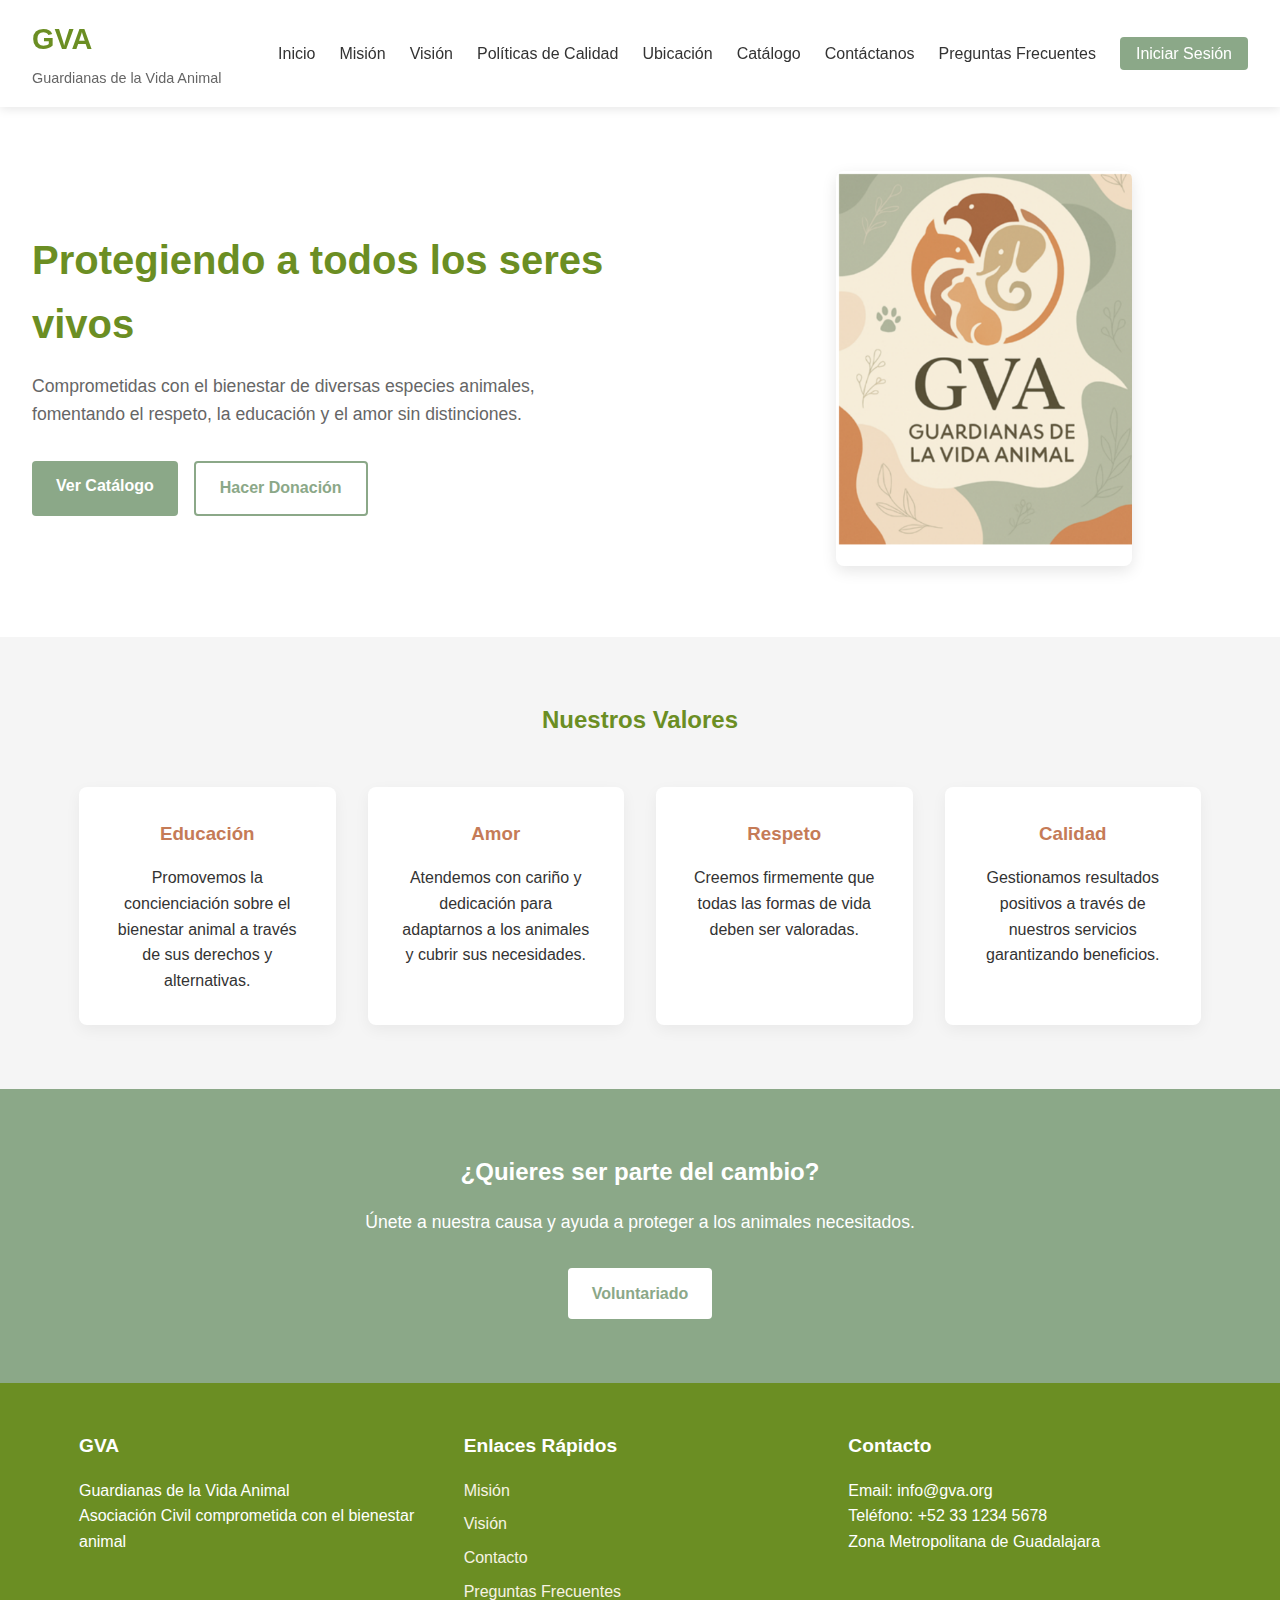
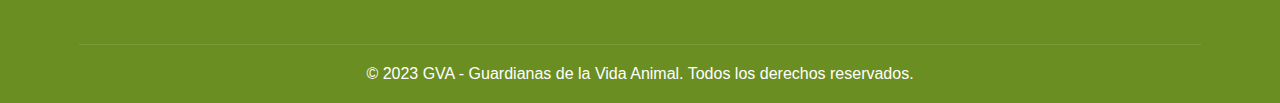
<file: index.html>
<!DOCTYPE html>
<html lang="es">
<head>
    <meta charset="UTF-8">
    <meta name="viewport" content="width=device-width, initial-scale=1.0">
    <title>GVA - Guardianas de la Vida Animal</title>
    <link rel="stylesheet" href="styles.css">
</head>
<body>
    <header>
        <nav class="navbar">
            <div class="nav-container">
                <div class="logo">
                    <h1>GVA</h1>
                    <span>Guardianas de la Vida Animal</span>
                </div>
                <ul class="nav-menu">
                    <li><a href="index.html">Inicio</a></li>
                    <li><a href="mision.html">Misión</a></li>
                    <li><a href="vision.html">Visión</a></li>
                    <li><a href="politicas.html">Políticas de Calidad</a></li>
                    <li><a href="ubicacion.html">Ubicación</a></li>
                    <li><a href="catalogo.html">Catálogo</a></li>
                    <li><a href="contacto.html">Contáctanos</a></li>
                    <li><a href="faq.html">Preguntas Frecuentes</a></li>
                    <li><a href="login.html" class="login-btn">Iniciar Sesión</a></li>
                </ul>
                <div class="hamburger">
                    <span></span>
                    <span></span>
                    <span></span>
                </div>
            </div>
        </nav>
    </header>

    <main>
        <section class="hero">
            <div class="hero-content">
                <h2>Protegiendo a todos los seres vivos</h2>
                <p>Comprometidas con el bienestar de diversas especies animales, fomentando el respeto, la educación y el amor sin distinciones.</p>
                <div class="hero-buttons">
                    <a href="catalogo.html" class="btn primary">Ver Catálogo</a>
                    <a href="contacto.html" class="btn secondary">Hacer Donación</a>
                </div>
            </div>
            <div class="hero-image">
                <img src="/image/01.png" alt="Animales protegidos por GVA">
            </div>
        </section>

        <section class="features">
            <div class="container">
                <h2>Nuestros Valores</h2>
                <div class="features-grid">
                    <div class="feature-card">
                        <h3>Educación</h3>
                        <p>Promovemos la concienciación sobre el bienestar animal a través de sus derechos y alternativas.</p>
                    </div>
                    <div class="feature-card">
                        <h3>Amor</h3>
                        <p>Atendemos con cariño y dedicación para adaptarnos a los animales y cubrir sus necesidades.</p>
                    </div>
                    <div class="feature-card">
                        <h3>Respeto</h3>
                        <p>Creemos firmemente que todas las formas de vida deben ser valoradas.</p>
                    </div>
                    <div class="feature-card">
                        <h3>Calidad</h3>
                        <p>Gestionamos resultados positivos a través de nuestros servicios garantizando beneficios.</p>
                    </div>
                </div>
            </div>
        </section>

        <section class="cta">
            <div class="container">
                <h2>¿Quieres ser parte del cambio?</h2>
                <p>Únete a nuestra causa y ayuda a proteger a los animales necesitados.</p>
                <a href="contacto.html" class="btn primary">Voluntariado</a>
            </div>
        </section>
    </main>

    <footer>
        <div class="container">
            <div class="footer-content">
                <div class="footer-section">
                    <h3>GVA</h3>
                    <p>Guardianas de la Vida Animal</p>
                    <p>Asociación Civil comprometida con el bienestar animal</p>
                </div>
                <div class="footer-section">
                    <h3>Enlaces Rápidos</h3>
                    <ul>
                        <li><a href="mision.html">Misión</a></li>
                        <li><a href="vision.html">Visión</a></li>
                        <li><a href="contacto.html">Contacto</a></li>
                        <li><a href="faq.html">Preguntas Frecuentes</a></li>
                    </ul>
                </div>
                <div class="footer-section">
                    <h3>Contacto</h3>
                    <p>Email: info@gva.org</p>
                    <p>Teléfono: +52 33 1234 5678</p>
                    <p>Zona Metropolitana de Guadalajara</p>
                </div>
            </div>
            <div class="footer-bottom">
                <p>&copy; 2023 GVA - Guardianas de la Vida Animal. Todos los derechos reservados.</p>
            </div>
        </div>
    </footer>

    <script src="script.js"></script>
</body>
</html>
</file>
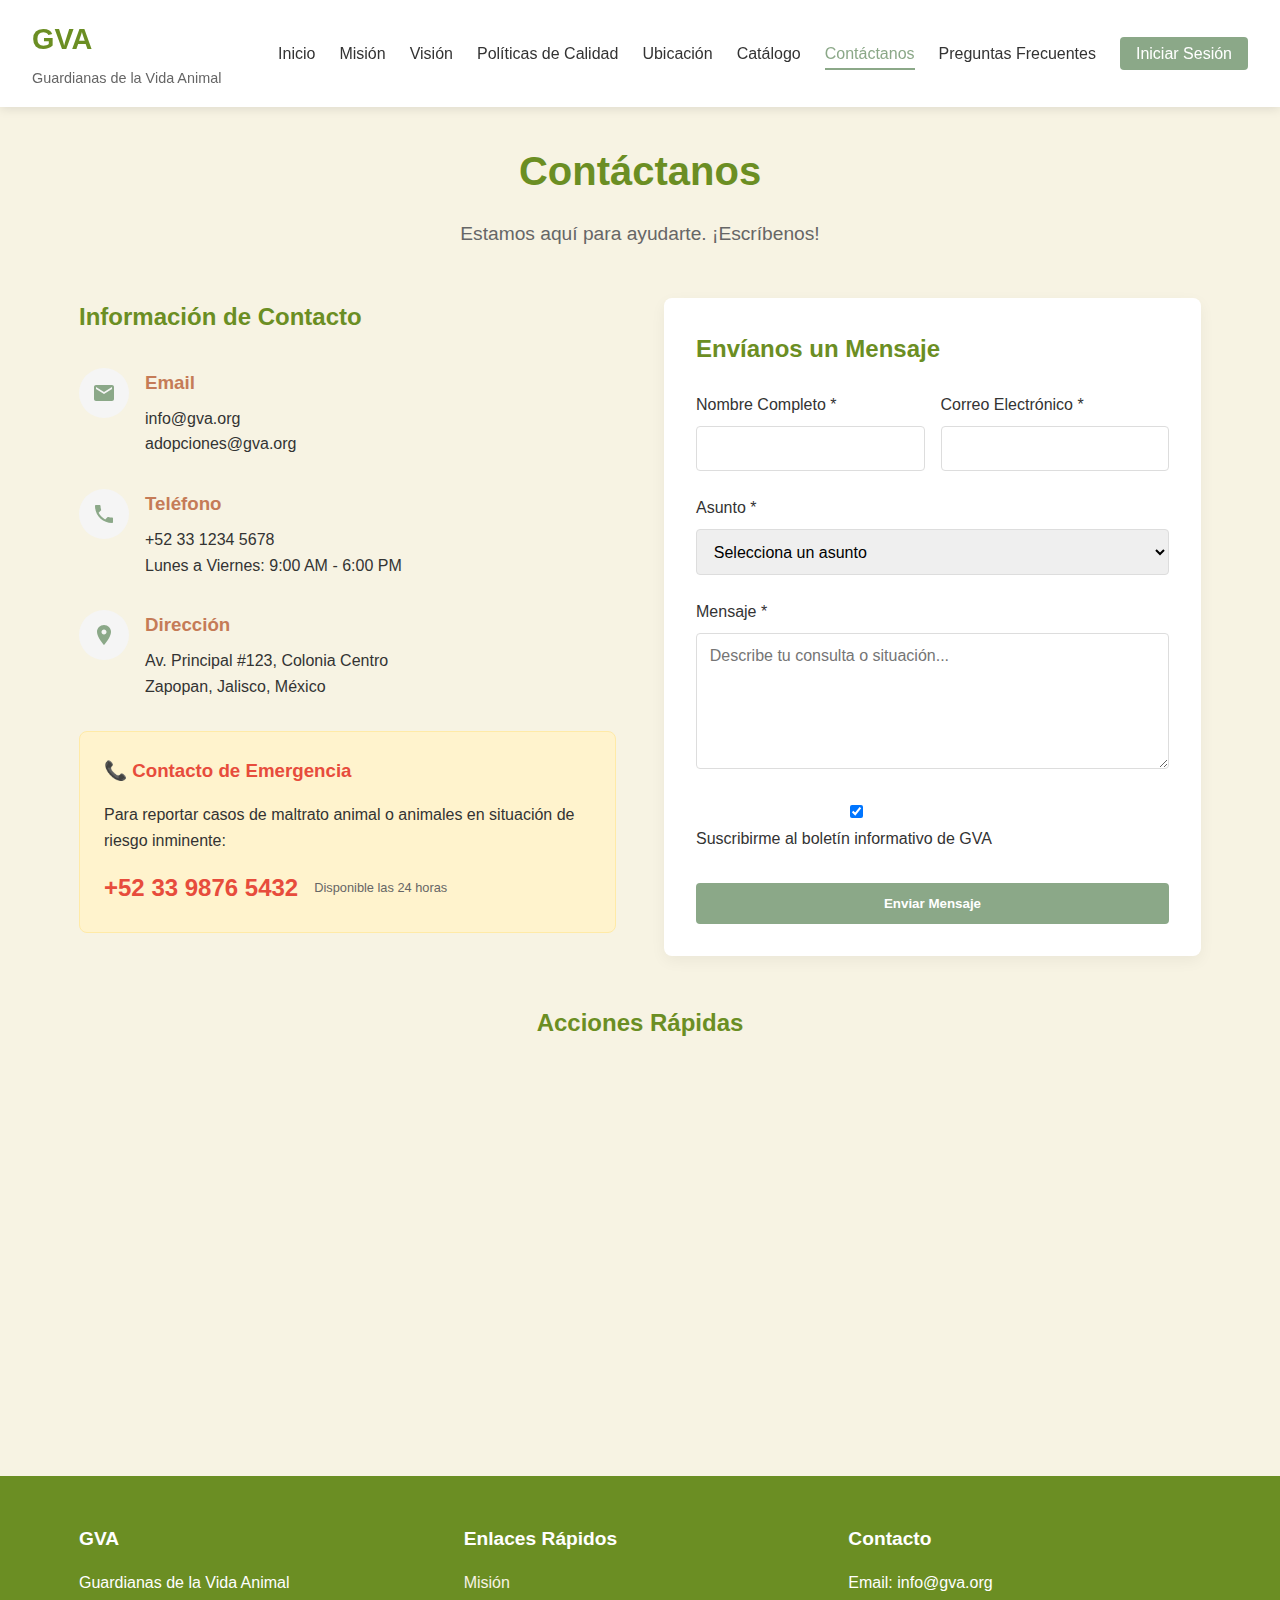
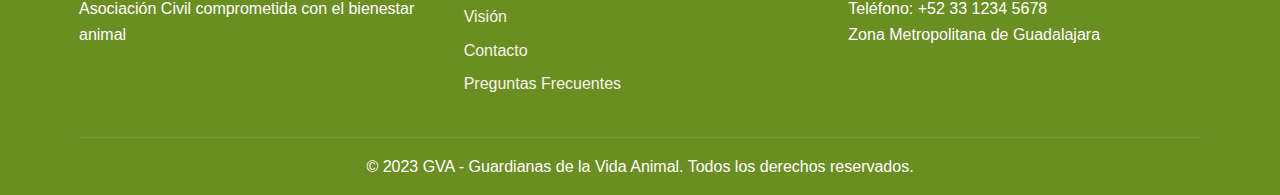
<file: contacto.html>
<!DOCTYPE html>
<html lang="es">
<head>
    <meta charset="UTF-8">
    <meta name="viewport" content="width=device-width, initial-scale=1.0">
    <title>Contáctanos - GVA</title>
    <link rel="stylesheet" href="styles.css">
</head>
<body>
    <header>
        <nav class="navbar">
            <div class="nav-container">
                <div class="logo">
                    <a href="index.html">
                        <h1>GVA</h1>
                        <span>Guardianas de la Vida Animal</span>
                    </a>
                </div>
                <ul class="nav-menu">
                    <li><a href="index.html">Inicio</a></li>
                    <li><a href="mision.html">Misión</a></li>
                    <li><a href="vision.html">Visión</a></li>
                    <li><a href="politicas.html">Políticas de Calidad</a></li>
                    <li><a href="ubicacion.html">Ubicación</a></li>
                    <li><a href="catalogo.html">Catálogo</a></li>
                    <li><a href="contacto.html" class="active">Contáctanos</a></li>
                    <li><a href="faq.html">Preguntas Frecuentes</a></li>
                    <li><a href="login.html" class="login-btn">Iniciar Sesión</a></li>
                </ul>
                <div class="hamburger">
                    <span></span>
                    <span></span>
                    <span></span>
                </div>
            </div>
        </nav>
    </header>

    <main class="page-main">
        <div class="container">
            <div class="page-header">
                <h1>Contáctanos</h1>
                <p>Estamos aquí para ayudarte. ¡Escríbenos!</p>
            </div>
            
            <section class="contact-content">
                <div class="contact-info">
                    <h2>Información de Contacto</h2>
                    <div class="contact-methods">
                        <div class="contact-method">
                            <div class="method-icon">
                                <svg width="24" height="24" viewBox="0 0 24 24" fill="none" xmlns="http://www.w3.org/2000/svg">
                                    <path d="M20 4H4C2.9 4 2 4.9 2 6V18C2 19.1 2.9 20 4 20H20C21.1 20 22 19.1 22 18V6C22 4.9 21.1 4 20 4ZM20 8L12 13L4 8V6L12 11L20 6V8Z" fill="var(--primary-green)"/>
                                </svg>
                            </div>
                            <div class="method-details">
                                <h3>Email</h3>
                                <p>info@gva.org</p>
                                <p>adopciones@gva.org</p>
                            </div>
                        </div>
                        
                        <div class="contact-method">
                            <div class="method-icon">
                                <svg width="24" height="24" viewBox="0 0 24 24" fill="none" xmlns="http://www.w3.org/2000/svg">
                                    <path d="M6.62 10.79C8.06 13.62 10.38 15.94 13.21 17.38L15.41 15.18C15.68 14.91 16.08 14.82 16.43 14.94C17.55 15.31 18.76 15.51 20 15.51C20.55 15.51 21 15.96 21 16.51V20C21 20.55 20.55 21 20 21C10.61 21 3 13.39 3 4C3 3.45 3.45 3 4 3H7.5C8.05 3 8.5 3.45 8.5 4C8.5 5.25 8.7 6.45 9.07 7.57C9.18 7.92 9.1 8.31 8.82 8.59L6.62 10.79Z" fill="var(--primary-green)"/>
                                </svg>
                            </div>
                            <div class="method-details">
                                <h3>Teléfono</h3>
                                <p>+52 33 1234 5678</p>
                                <p>Lunes a Viernes: 9:00 AM - 6:00 PM</p>
                            </div>
                        </div>
                        
                        <div class="contact-method">
                            <div class="method-icon">
                                <svg width="24" height="24" viewBox="0 0 24 24" fill="none" xmlns="http://www.w3.org/2000/svg">
                                    <path d="M12 2C8.13 2 5 5.13 5 9C5 14.25 12 22 12 22C12 22 19 14.25 19 9C19 5.13 15.87 2 12 2ZM12 11.5C10.62 11.5 9.5 10.38 9.5 9C9.5 7.62 10.62 6.5 12 6.5C13.38 6.5 14.5 7.62 14.5 9C14.5 10.38 13.38 11.5 12 11.5Z" fill="var(--primary-green)"/>
                                </svg>
                            </div>
                            <div class="method-details">
                                <h3>Dirección</h3>
                                <p>Av. Principal #123, Colonia Centro</p>
                                <p>Zapopan, Jalisco, México</p>
                            </div>
                        </div>
                    </div>

                    <div class="emergency-contact">
                        <h3>📞 Contacto de Emergencia</h3>
                        <p>Para reportar casos de maltrato animal o animales en situación de riesgo inminente:</p>
                        <div class="emergency-number">
                            <span class="number">+52 33 9876 5432</span>
                            <span class="note">Disponible las 24 horas</span>
                        </div>
                    </div>
                </div>

                <div class="contact-form-container">
                    <h2>Envíanos un Mensaje</h2>
                    <form class="contact-form" id="contactForm">
                        <div class="form-row">
                            <div class="form-group">
                                <label for="name">Nombre Completo *</label>
                                <input type="text" id="name" name="name" required>
                            </div>
                            <div class="form-group">
                                <label for="email">Correo Electrónico *</label>
                                <input type="email" id="email" name="email" required>
                            </div>
                        </div>
                        
                        <div class="form-group">
                            <label for="subject">Asunto *</label>
                            <select id="subject" name="subject" required>
                                <option value="">Selecciona un asunto</option>
                                <option value="adopcion">Adopción de Animales</option>
                                <option value="donacion">Donaciones</option>
                                <option value="voluntariado">Voluntariado</option>
                                <option value="reporte">Reporte de Maltrato</option>
                                <option value="servicios">Servicios Veterinarios</option>
                                <option value="otros">Otros</option>
                            </select>
                        </div>
                        
                        <div class="form-group">
                            <label for="message">Mensaje *</label>
                            <textarea id="message" name="message" rows="6" required placeholder="Describe tu consulta o situación..."></textarea>
                        </div>
                        
                        <div class="form-options">
                            <label class="checkbox">
                                <input type="checkbox" name="newsletter" checked>
                                <span class="checkmark"></span>
                                Suscribirme al boletín informativo de GVA
                            </label>
                        </div>
                        
                        <button type="submit" class="btn primary full-width">Enviar Mensaje</button>
                    </form>
                </div>
            </section>

            <section class="quick-actions">
                <h2>Acciones Rápidas</h2>
                <div class="actions-grid">
                    <div class="action-card">
                        <h3>🐕 Reportar Animal en Riesgo</h3>
                        <p>¿Viste un animal en situación de maltrato o abandono? Repórtalo inmediatamente.</p>
                        <a href="#" class="btn secondary">Reportar Ahora</a>
                    </div>
                    
                    <div class="action-card">
                        <h3>❤️ Hacer una Donación</h3>
                        <p>Tu apoyo económico nos ayuda a continuar con nuestra labor de rescate y protección.</p>
                        <a href="#" class="btn secondary">Donar Ahora</a>
                    </div>
                    
                    <div class="action-card">
                        <h3>🤝 Ser Voluntario</h3>
                        <p>Únete a nuestro equipo de voluntarios y ayuda directamente a los animales necesitados.</p>
                        <a href="#" class="btn secondary">Registrarse</a>
                    </div>
                    
                    <div class="action-card">
                        <h3>🏠 Adoptar</h3>
                        <p>Conoce a nuestros animales disponibles para adopción y dales un hogar lleno de amor.</p>
                        <a href="catalogo.html" class="btn secondary">Ver Animales</a>
                    </div>
                </div>
            </section>
        </div>
    </main>

    <footer>
        <div class="container">
            <div class="footer-content">
                <div class="footer-section">
                    <h3>GVA</h3>
                    <p>Guardianas de la Vida Animal</p>
                    <p>Asociación Civil comprometida con el bienestar animal</p>
                </div>
                <div class="footer-section">
                    <h3>Enlaces Rápidos</h3>
                    <ul>
                        <li><a href="mision.html">Misión</a></li>
                        <li><a href="vision.html">Visión</a></li>
                        <li><a href="contacto.html">Contacto</a></li>
                        <li><a href="faq.html">Preguntas Frecuentes</a></li>
                    </ul>
                </div>
                <div class="footer-section">
                    <h3>Contacto</h3>
                    <p>Email: info@gva.org</p>
                    <p>Teléfono: +52 33 1234 5678</p>
                    <p>Zona Metropolitana de Guadalajara</p>
                </div>
            </div>
            <div class="footer-bottom">
                <p>&copy; 2023 GVA - Guardianas de la Vida Animal. Todos los derechos reservados.</p>
            </div>
        </div>
    </footer>

    <script src="script.js"></script>
</body>
</html>
</file>
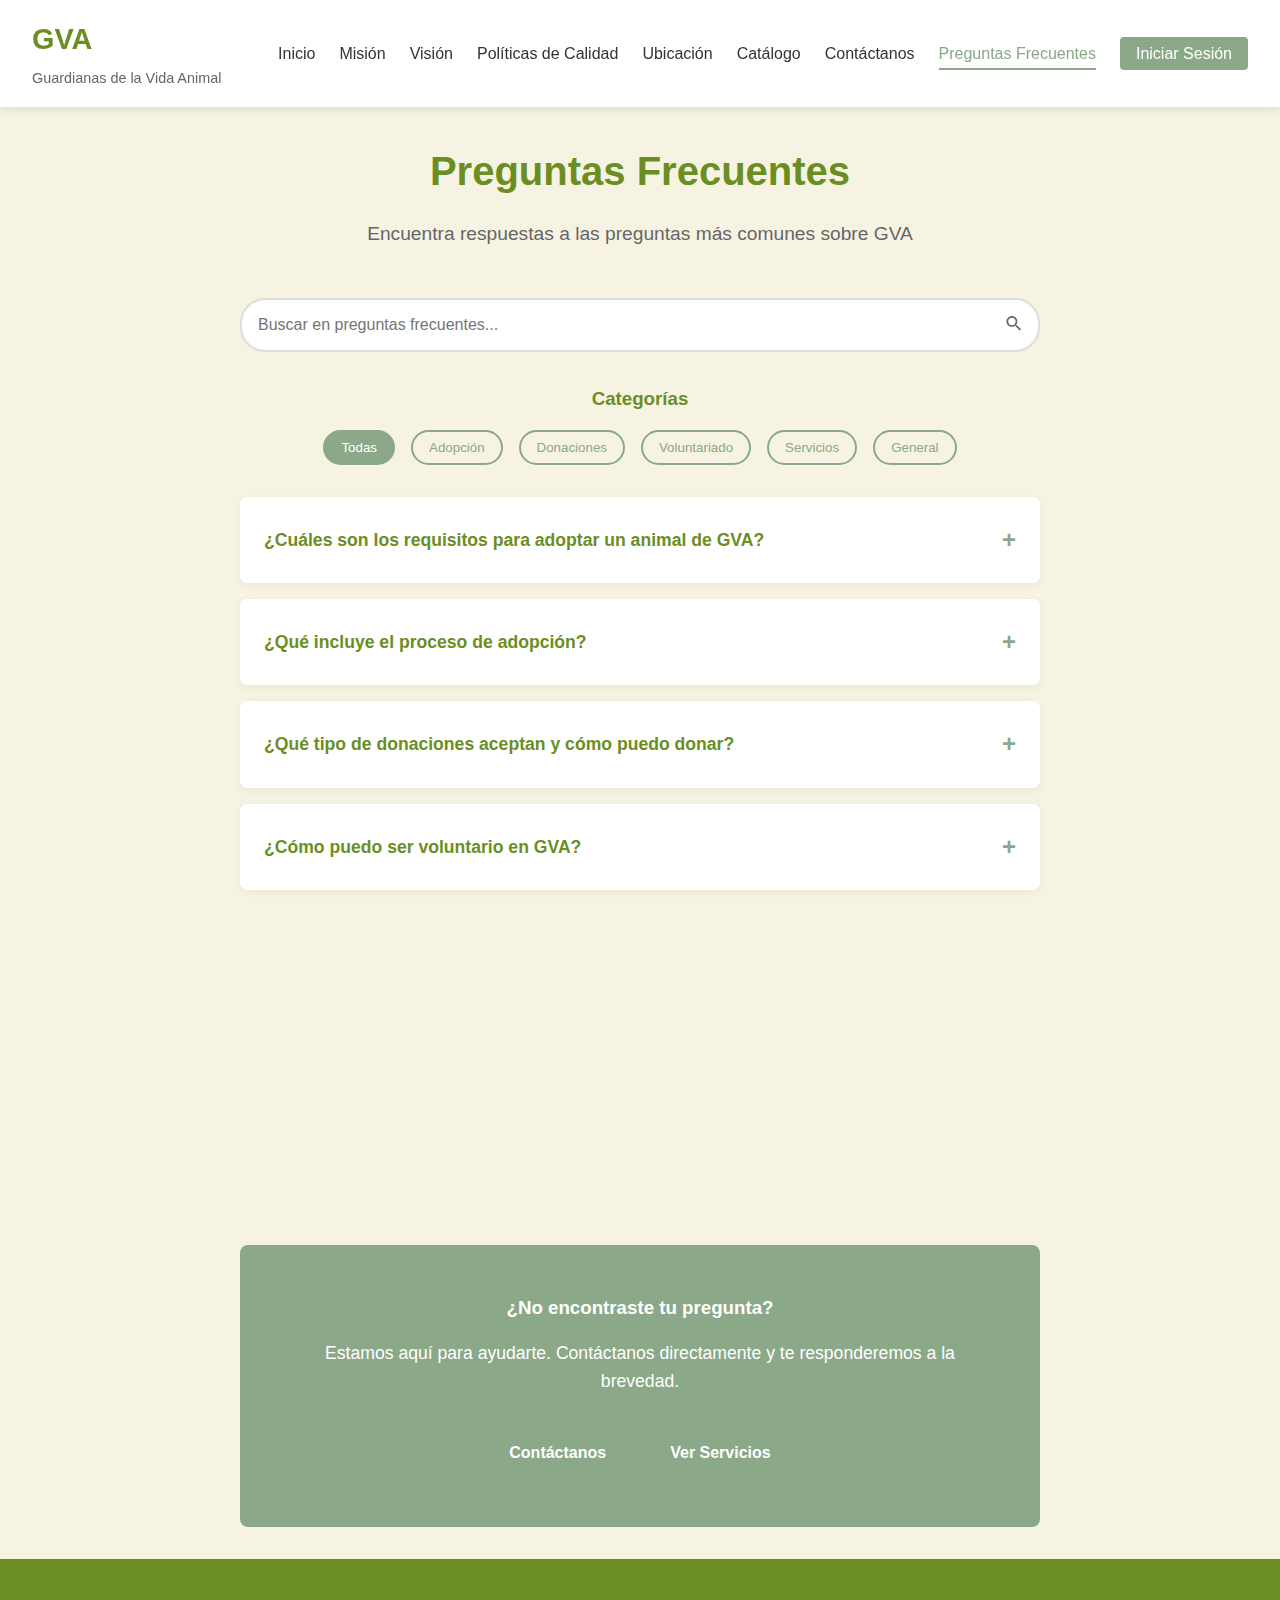
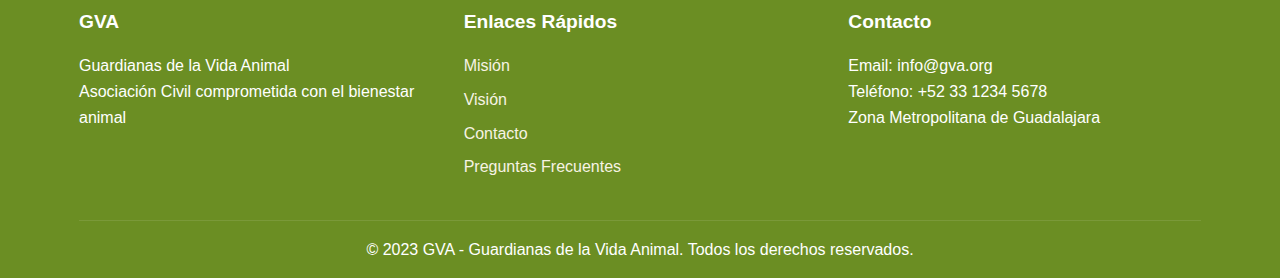
<file: faq.html>
<!DOCTYPE html>
<html lang="es">
<head>
    <meta charset="UTF-8">
    <meta name="viewport" content="width=device-width, initial-scale=1.0">
    <title>Preguntas Frecuentes - GVA</title>
    <link rel="stylesheet" href="styles.css">
</head>
<body>
    <header>
        <nav class="navbar">
            <div class="nav-container">
                <div class="logo">
                    <a href="index.html">
                        <h1>GVA</h1>
                        <span>Guardianas de la Vida Animal</span>
                    </a>
                </div>
                <ul class="nav-menu">
                    <li><a href="index.html">Inicio</a></li>
                    <li><a href="mision.html">Misión</a></li>
                    <li><a href="vision.html">Visión</a></li>
                    <li><a href="politicas.html">Políticas de Calidad</a></li>
                    <li><a href="ubicacion.html">Ubicación</a></li>
                    <li><a href="catalogo.html">Catálogo</a></li>
                    <li><a href="contacto.html">Contáctanos</a></li>
                    <li><a href="faq.html" class="active">Preguntas Frecuentes</a></li>
                    <li><a href="login.html" class="login-btn">Iniciar Sesión</a></li>
                </ul>
                <div class="hamburger">
                    <span></span>
                    <span></span>
                    <span></span>
                </div>
            </div>
        </nav>
    </header>

    <main class="page-main">
        <div class="container">
            <div class="page-header">
                <h1>Preguntas Frecuentes</h1>
                <p>Encuentra respuestas a las preguntas más comunes sobre GVA</p>
            </div>
            
            <section class="faq-content">
                <div class="faq-search">
                    <input type="text" id="faqSearch" placeholder="Buscar en preguntas frecuentes...">
                    <button type="button" class="search-btn">
                        <svg width="20" height="20" viewBox="0 0 24 24" fill="none" xmlns="http://www.w3.org/2000/svg">
                            <path d="M15.5 14H14.71L14.43 13.73C15.41 12.59 16 11.11 16 9.5C16 5.91 13.09 3 9.5 3C5.91 3 3 5.91 3 9.5C3 13.09 5.91 16 9.5 16C11.11 16 12.59 15.41 13.73 14.43L14 14.71V15.5L19 20.49L20.49 19L15.5 14ZM9.5 14C7.01 14 5 11.99 5 9.5C5 7.01 7.01 5 9.5 5C11.99 5 14 7.01 14 9.5C14 11.99 11.99 14 9.5 14Z" fill="currentColor"/>
                        </svg>
                    </button>
                </div>

                <div class="faq-categories">
                    <h3>Categorías</h3>
                    <div class="category-buttons">
                        <button class="category-btn active" data-category="all">Todas</button>
                        <button class="category-btn" data-category="adopcion">Adopción</button>
                        <button class="category-btn" data-category="donaciones">Donaciones</button>
                        <button class="category-btn" data-category="voluntariado">Voluntariado</button>
                        <button class="category-btn" data-category="servicios">Servicios</button>
                        <button class="category-btn" data-category="general">General</button>
                    </div>
                </div>

                <div class="faq-accordion">
                    <!-- Pregunta 1 -->
                    <div class="faq-item" data-categories="adopcion">
                        <div class="faq-question">
                            <h3>¿Cuáles son los requisitos para adoptar un animal de GVA?</h3>
                            <span class="faq-toggle">+</span>
                        </div>
                        <div class="faq-answer">
                            <p>Los requisitos básicos para adoptar incluyen:</p>
                            <ul>
                                <li>Ser mayor de 18 años</li>
                                <li>Identificación oficial vigente</li>
                                <li>Comprobante de domicilio</li>
                                <li>Firmar contrato de adopción responsable</li>
                                <li>Compromiso de esterilización (si aplica)</li>
                                <li>Entrevista con nuestro equipo de adopciones</li>
                            </ul>
                            <p>Además, realizamos una visita al hogar para garantizar que el animal tendrá un entorno adecuado y seguro.</p>
                        </div>
                    </div>

                    <!-- Pregunta 2 -->
                    <div class="faq-item" data-categories="adopcion servicios">
                        <div class="faq-question">
                            <h3>¿Qué incluye el proceso de adopción?</h3>
                            <span class="faq-toggle">+</span>
                        </div>
                        <div class="faq-answer">
                            <p>Nuestro proceso de adopción incluye:</p>
                            <ol>
                                <li><strong>Evaluación inicial:</strong> Entrevista para conocer tus expectativas y experiencia</li>
                                <li><strong>Conocimiento del animal:</strong> Presentación con el animal que deseas adoptar</li>
                                <li><strong>Visita al hogar:</strong> Verificación de las condiciones de vida</li>
                                <li><strong>Firmar contrato:</strong> Compromiso de cuidado responsable</li>
                                <li><strong>Entrega del animal:</strong> Con todos sus documentos médicos</li>
                                <li><strong>Seguimiento:</strong> Visitas de seguimiento durante los primeros 3 meses</li>
                            </ol>
                        </div>
                    </div>

                    <!-- Pregunta 3 -->
                    <div class="faq-item" data-categories="donaciones">
                        <div class="faq-question">
                            <h3>¿Qué tipo de donaciones aceptan y cómo puedo donar?</h3>
                            <span class="faq-toggle">+</span>
                        </div>
                        <div class="faq-answer">
                            <p>Aceptamos diferentes tipos de donaciones:</p>
                            
                            <h4>Donaciones en Efectivo:</h4>
                            <ul>
                                <li>Transferencia bancaria</li>
                                <li>Depósito en cuenta</li>
                                <li>Donaciones en línea a través de nuestra página</li>
                                <li>Efectivo en nuestras instalaciones</li>
                            </ul>
                            
                            <h4>Donaciones en Especie:</h4>
                            <ul>
                                <li>Alimento para perros y gatos</li>
                                <li>Medicamentos veterinarios</li>
                                <li>Cobijas, camas y juguetes</li>
                                <li>Material de limpieza</li>
                                <li>Material médico (gasas, vendas, etc.)</li>
                            </ul>
                            
                            <p>Todas las donaciones son deducibles de impuestos y emitimos recibos oficiales.</p>
                        </div>
                    </div>

                    <!-- Pregunta 4 -->
                    <div class="faq-item" data-categories="voluntariado">
                        <div class="faq-question">
                            <h3>¿Cómo puedo ser voluntario en GVA?</h3>
                            <span class="faq-toggle">+</span>
                        </div>
                        <div class="faq-answer">
                            <p>Para ser voluntario sigue estos pasos:</p>
                            <ol>
                                <li>Completa el formulario de registro en línea o en nuestras instalaciones</li>
                                <li>Asiste a la sesión informativa sobre GVA</li>
                                <li>Participa en el entrenamiento básico de voluntariado</li>
                                <li>Firma el acuerdo de voluntariado</li>
                                <li>Comienza a ayudar en las áreas que mejor se adapten a tus habilidades</li>
                            </ol>
                            
                            <p><strong>Áreas de voluntariado disponibles:</strong></p>
                            <ul>
                                <li>Cuidado directo de animales</li>
                                <li>Limpieza y mantenimiento de instalaciones</li>
                                <li>Apoyo en eventos y campañas</li>
                                <li>Transporte de animales</li>
                                <li>Administración y logística</li>
                                <li>Educación y concientización</li>
                            </ul>
                        </div>
                    </div>

                    <!-- Pregunta 5 -->
                    <div class="faq-item" data-categories="servicios">
                        <div class="faq-question">
                            <h3>¿Ofrecen servicios veterinarios al público en general?</h3>
                            <span class="faq-toggle">+</span>
                        </div>
                        <div class="faq-answer">
                            <p>Sí, ofrecemos servicios veterinarios al público con precios accesibles:</p>
                            
                            <h4>Servicios Disponibles:</h4>
                            <ul>
                                <li>Consultas generales: $200 MXN</li>
                                <li>Vacunación: Desde $150 MXN</li>
                                <li>Desparasitación: Desde $100 MXN</li>
                                <li>Esterilización: Desde $400 MXN</li>
                                <li>Cirugías menores: Consultar precios</li>
                            </ul>
                            
                            <p><strong>Nota importante:</strong> Los recursos generados por estos servicios se reinvierten directamente en nuestros programas de rescate y rehabilitación de animales en situación de calle.</p>
                            
                            <p>Para agendar una cita, puedes llamarnos al +52 33 1234 5678 o visitar nuestras instalaciones durante horario de atención.</p>
                        </div>
                    </div>

                    <!-- Pregunta 6 -->
                    <div class="faq-item" data-categories="general">
                        <div class="faq-question">
                            <h3>¿Qué hago si encuentro un animal en situación de maltrato o abandono?</h3>
                            <span class="faq-toggle">+</span>
                        </div>
                        <div class="faq-answer">
                            <p>Si encuentras un animal en situación de riesgo, sigue estos pasos:</p>
                            
                            <h4>Para Emergencias Inmediatas:</h4>
                            <ol>
                                <li>Llama a nuestra línea de emergencia: +52 33 9876 5432</li>
                                <li>Proporciona la ubicación exacta</li>
                                <li>Describe la situación y condición del animal</li>
                                <li>Si es seguro, permanece en el lugar hasta que llegue nuestro equipo</li>
                            </ol>
                            
                            <h4>Si el animal necesita rescate pero no es una emergencia:</h4>
                            <ul>
                                <li>Comunícate durante horario de atención al +52 33 1234 5678</li>
                                <li>Envía fotos y detalles a rescates@gva.org</li>
                                <li>Si puedes transportarlo de manera segura, llévalo a nuestras instalaciones</li>
                            </ul>
                            
                            <p><strong>Importante:</strong> Nunca pongas en riesgo tu seguridad o la de otros al intentar rescatar un animal.</p>
                        </div>
                    </div>

                    <!-- Pregunta 7 -->
                    <div class="faq-item" data-categories="donaciones general">
                        <div class="faq-question">
                            <h3>¿Cómo se utilizan los fondos recaudados por GVA?</h3>
                            <span class="faq-toggle">+</span>
                        </div>
                        <div class="faq-answer">
                            <p>Los fondos recaudados se distribuyen de la siguiente manera:</p>
                            
                            <div class="funds-distribution">
                                <div class="fund-item">
                                    <span class="fund-percentage">45%</span>
                                    <span class="fund-purpose">Atención veterinaria y medicamentos</span>
                                </div>
                                <div class="fund-item">
                                    <span class="fund-percentage">25%</span>
                                    <span class="fund-purpose">Alimentación y cuidado diario</span>
                                </div>
                                <div class="fund-item">
                                    <span class="fund-percentage">15%</span>
                                    <span class="fund-purpose">Mantenimiento de instalaciones</span>
                                </div>
                                <div class="fund-item">
                                    <span class="fund-percentage">10%</span>
                                    <span class="fund-purpose">Programas educativos y de concientización</span>
                                </div>
                                <div class="fund-item">
                                    <span class="fund-percentage">5%</span>
                                    <span class="fund-purpose">Gastos administrativos</span>
                                </div>
                            </div>
                            
                            <p>Somos transparentes con el uso de los recursos y publicamos reportes financieros trimestrales en nuestro sitio web. Todas las donaciones son auditadas y podemos proporcionar estados financieros detallados a los donantes que lo soliciten.</p>
                        </div>
                    </div>
                </div>

                <div class="faq-cta">
                    <h3>¿No encontraste tu pregunta?</h3>
                    <p>Estamos aquí para ayudarte. Contáctanos directamente y te responderemos a la brevedad.</p>
                    <div class="cta-buttons">
                        <a href="contacto.html" class="btn primary">Contáctanos</a>
                        <a href="catalogo.html" class="btn primary">Ver Servicios</a>
                    </div>
                </div>
            </section>
        </div>
    </main>

    <footer>
        <div class="container">
            <div class="footer-content">
                <div class="footer-section">
                    <h3>GVA</h3>
                    <p>Guardianas de la Vida Animal</p>
                    <p>Asociación Civil comprometida con el bienestar animal</p>
                </div>
                <div class="footer-section">
                    <h3>Enlaces Rápidos</h3>
                    <ul>
                        <li><a href="mision.html">Misión</a></li>
                        <li><a href="vision.html">Visión</a></li>
                        <li><a href="contacto.html">Contacto</a></li>
                        <li><a href="faq.html">Preguntas Frecuentes</a></li>
                    </ul>
                </div>
                <div class="footer-section">
                    <h3>Contacto</h3>
                    <p>Email: info@gva.org</p>
                    <p>Teléfono: +52 33 1234 5678</p>
                    <p>Zona Metropolitana de Guadalajara</p>
                </div>
            </div>
            <div class="footer-bottom">
                <p>&copy; 2023 GVA - Guardianas de la Vida Animal. Todos los derechos reservados.</p>
            </div>
        </div>
    </footer>

    <script src="script.js"></script>
</body>
</html>
</file>
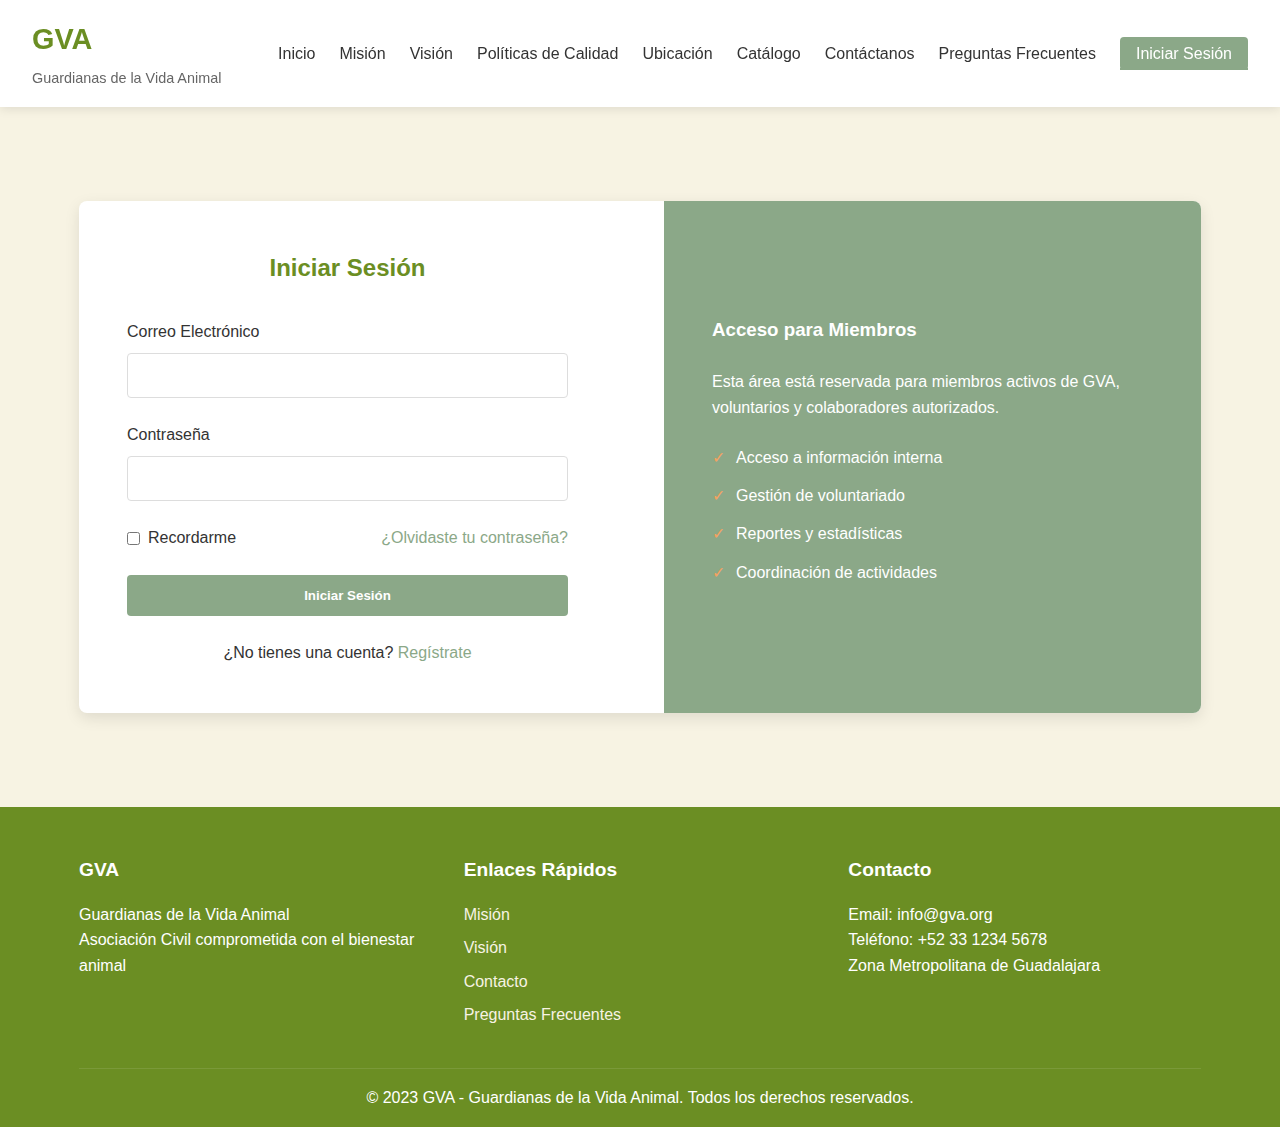
<file: login.html>
<!DOCTYPE html>
<html lang="es">
<head>
    <meta charset="UTF-8">
    <meta name="viewport" content="width=device-width, initial-scale=1.0">
    <title>Iniciar Sesión - GVA</title>
    <link rel="stylesheet" href="styles.css">
</head>
<body>
    <header>
        <nav class="navbar">
            <div class="nav-container">
                <div class="logo">
                    <a href="index.html">
                        <h1>GVA</h1>
                        <span>Guardianas de la Vida Animal</span>
                    </a>
                </div>
                <ul class="nav-menu">
                    <li><a href="index.html">Inicio</a></li>
                    <li><a href="mision.html">Misión</a></li>
                    <li><a href="vision.html">Visión</a></li>
                    <li><a href="politicas.html">Políticas de Calidad</a></li>
                    <li><a href="ubicacion.html">Ubicación</a></li>
                    <li><a href="catalogo.html">Catálogo</a></li>
                    <li><a href="contacto.html">Contáctanos</a></li>
                    <li><a href="faq.html">Preguntas Frecuentes</a></li>
                    <li><a href="login.html" class="login-btn active">Iniciar Sesión</a></li>
                </ul>
                <div class="hamburger">
                    <span></span>
                    <span></span>
                    <span></span>
                </div>
            </div>
        </nav>
    </header>

    <main class="login-main">
        <div class="container">
            <div class="login-container">
                <div class="login-form">
                    <h2>Iniciar Sesión</h2>
                    <form id="loginForm">
                        <div class="form-group">
                            <label for="email">Correo Electrónico</label>
                            <input type="email" id="email" name="email" required>
                        </div>
                        <div class="form-group">
                            <label for="password">Contraseña</label>
                            <input type="password" id="password" name="password" required>
                        </div>
                        <div class="form-options">
                            <label class="checkbox">
                                <input type="checkbox" name="remember">
                                <span class="checkmark"></span>
                                Recordarme
                            </label>
                            <a href="#" class="forgot-password">¿Olvidaste tu contraseña?</a>
                        </div>
                        <button type="submit" class="btn primary full-width">Iniciar Sesión</button>
                    </form>
                    <div class="login-footer">
                        <p>¿No tienes una cuenta? <a href="contacto.html">Regístrate</a></p>
                    </div>
                </div>
                <div class="login-info">
                    <h3>Acceso para Miembros</h3>
                    <p>Esta área está reservada para miembros activos de GVA, voluntarios y colaboradores autorizados.</p>
                    <ul>
                        <li>Acceso a información interna</li>
                        <li>Gestión de voluntariado</li>
                        <li>Reportes y estadísticas</li>
                        <li>Coordinación de actividades</li>
                    </ul>
                </div>
            </div>
        </div>
    </main>

    <footer>
        <div class="container">
            <div class="footer-content">
                <div class="footer-section">
                    <h3>GVA</h3>
                    <p>Guardianas de la Vida Animal</p>
                    <p>Asociación Civil comprometida con el bienestar animal</p>
                </div>
                <div class="footer-section">
                    <h3>Enlaces Rápidos</h3>
                    <ul>
                        <li><a href="mision.html">Misión</a></li>
                        <li><a href="vision.html">Visión</a></li>
                        <li><a href="contacto.html">Contacto</a></li>
                        <li><a href="faq.html">Preguntas Frecuentes</a></li>
                    </ul>
                </div>
                <div class="footer-section">
                    <h3>Contacto</h3>
                    <p>Email: info@gva.org</p>
                    <p>Teléfono: +52 33 1234 5678</p>
                    <p>Zona Metropolitana de Guadalajara</p>
                </div>
            </div>
            <div class="footer-bottom">
                <p>&copy; 2023 GVA - Guardianas de la Vida Animal. Todos los derechos reservados.</p>
            </div>
        </div>
    </footer>

    <script src="script.js"></script>
</body>
</html>
</file>
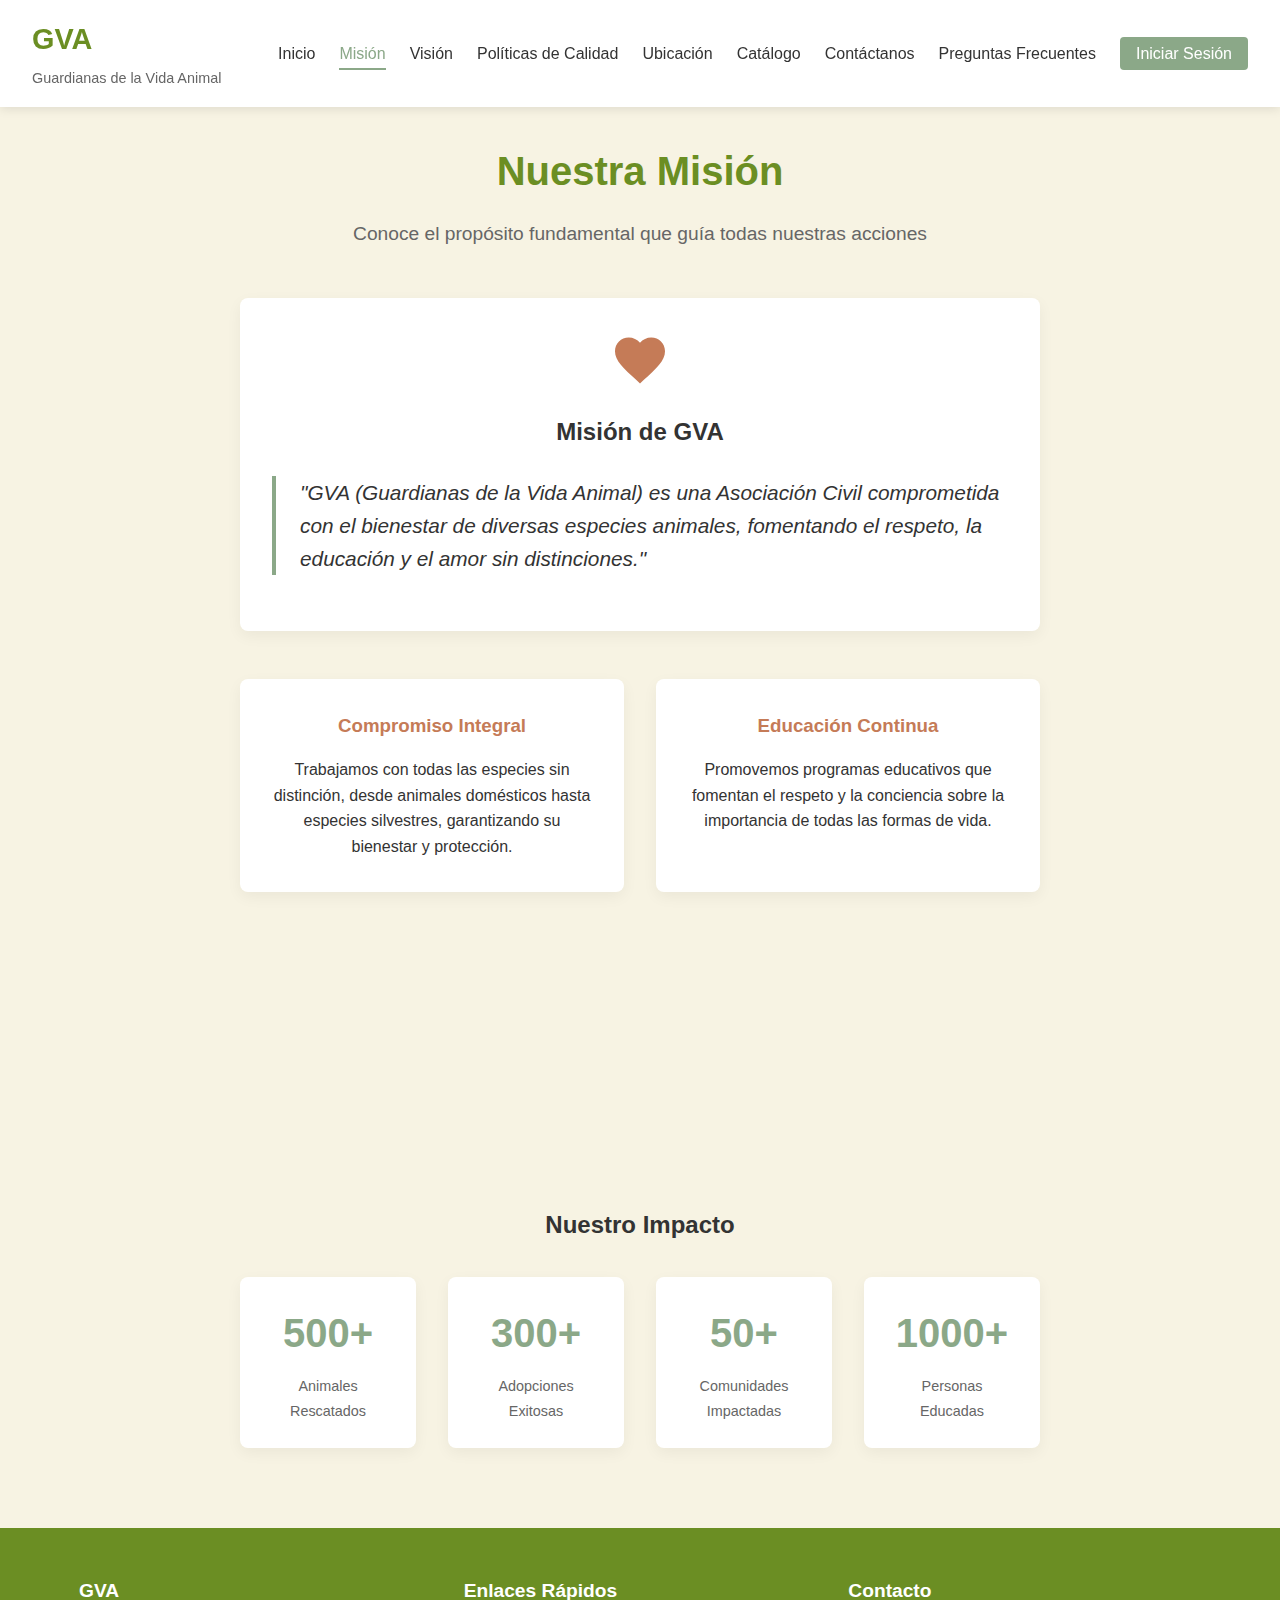
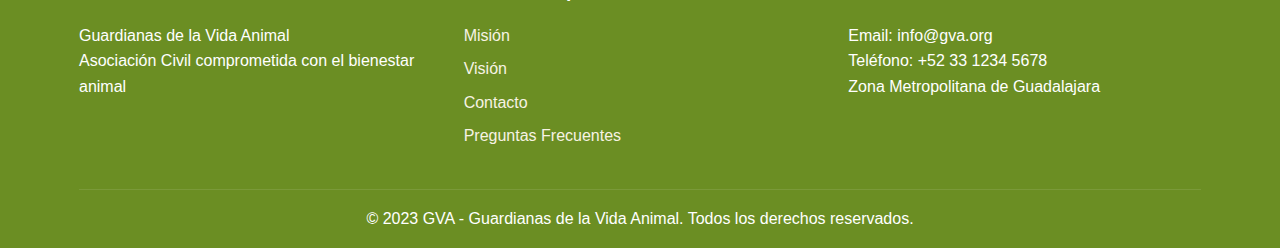
<file: mision.html>
<!DOCTYPE html>
<html lang="es">
<head>
    <meta charset="UTF-8">
    <meta name="viewport" content="width=device-width, initial-scale=1.0">
    <title>Misión - GVA</title>
    <link rel="stylesheet" href="styles.css">
</head>
<body>
    <header>
        <nav class="navbar">
            <div class="nav-container">
                <div class="logo">
                    <a href="index.html">
                        <h1>GVA</h1>
                        <span>Guardianas de la Vida Animal</span>
                    </a>
                </div>
                <ul class="nav-menu">
                    <li><a href="index.html">Inicio</a></li>
                    <li><a href="mision.html" class="active">Misión</a></li>
                    <li><a href="vision.html">Visión</a></li>
                    <li><a href="politicas.html">Políticas de Calidad</a></li>
                    <li><a href="ubicacion.html">Ubicación</a></li>
                    <li><a href="catalogo.html">Catálogo</a></li>
                    <li><a href="contacto.html">Contáctanos</a></li>
                    <li><a href="faq.html">Preguntas Frecuentes</a></li>
                    <li><a href="login.html" class="login-btn">Iniciar Sesión</a></li>
                </ul>
                <div class="hamburger">
                    <span></span>
                    <span></span>
                    <span></span>
                </div>
            </div>
        </nav>
    </header>

    <main class="page-main">
        <div class="container">
            <div class="page-header">
                <h1>Nuestra Misión</h1>
                <p>Conoce el propósito fundamental que guía todas nuestras acciones</p>
            </div>
            
            <section class="mission-content">
                <div class="mission-statement">
                    <div class="mission-icon">
                        <svg width="60" height="60" viewBox="0 0 24 24" fill="none" xmlns="http://www.w3.org/2000/svg">
                            <path d="M12 21.35L10.55 20.03C5.4 15.36 2 12.28 2 8.5C2 5.42 4.42 3 7.5 3C9.24 3 10.91 3.81 12 5.09C13.09 3.81 14.76 3 16.5 3C19.58 3 22 5.42 22 8.5C22 12.28 18.6 15.36 13.45 20.04L12 21.35Z" fill="var(--terracotta)"/>
                        </svg>
                    </div>
                    <h2>Misión de GVA</h2>
                    <blockquote>
                        "GVA (Guardianas de la Vida Animal) es una Asociación Civil comprometida con el bienestar de diversas especies animales, fomentando el respeto, la educación y el amor sin distinciones."
                    </blockquote>
                </div>

                <div class="mission-details">
                    <div class="detail-card">
                        <h3>Compromiso Integral</h3>
                        <p>Trabajamos con todas las especies sin distinción, desde animales domésticos hasta especies silvestres, garantizando su bienestar y protección.</p>
                    </div>
                    
                    <div class="detail-card">
                        <h3>Educación Continua</h3>
                        <p>Promovemos programas educativos que fomentan el respeto y la conciencia sobre la importancia de todas las formas de vida.</p>
                    </div>
                    
                    <div class="detail-card">
                        <h3>Acción Directa</h3>
                        <p>Implementamos programas de rescate, rehabilitación y adopción responsable para animales en situación de vulnerabilidad.</p>
                    </div>
                </div>

                <div class="impact-section">
                    <h2>Nuestro Impacto</h2>
                    <div class="impact-stats">
                        <div class="stat">
                            <span class="stat-number">500+</span>
                            <span class="stat-label">Animales Rescatados</span>
                        </div>
                        <div class="stat">
                            <span class="stat-number">300+</span>
                            <span class="stat-label">Adopciones Exitosas</span>
                        </div>
                        <div class="stat">
                            <span class="stat-number">50+</span>
                            <span class="stat-label">Comunidades Impactadas</span>
                        </div>
                        <div class="stat">
                            <span class="stat-number">1000+</span>
                            <span class="stat-label">Personas Educadas</span>
                        </div>
                    </div>
                </div>
            </section>
        </div>
    </main>

    <footer>
        <div class="container">
            <div class="footer-content">
                <div class="footer-section">
                    <h3>GVA</h3>
                    <p>Guardianas de la Vida Animal</p>
                    <p>Asociación Civil comprometida con el bienestar animal</p>
                </div>
                <div class="footer-section">
                    <h3>Enlaces Rápidos</h3>
                    <ul>
                        <li><a href="mision.html">Misión</a></li>
                        <li><a href="vision.html">Visión</a></li>
                        <li><a href="contacto.html">Contacto</a></li>
                        <li><a href="faq.html">Preguntas Frecuentes</a></li>
                    </ul>
                </div>
                <div class="footer-section">
                    <h3>Contacto</h3>
                    <p>Email: info@gva.org</p>
                    <p>Teléfono: +52 33 1234 5678</p>
                    <p>Zona Metropolitana de Guadalajara</p>
                </div>
            </div>
            <div class="footer-bottom">
                <p>&copy; 2023 GVA - Guardianas de la Vida Animal. Todos los derechos reservados.</p>
            </div>
        </div>
    </footer>

    <script src="script.js"></script>
</body>
</html>
</file>
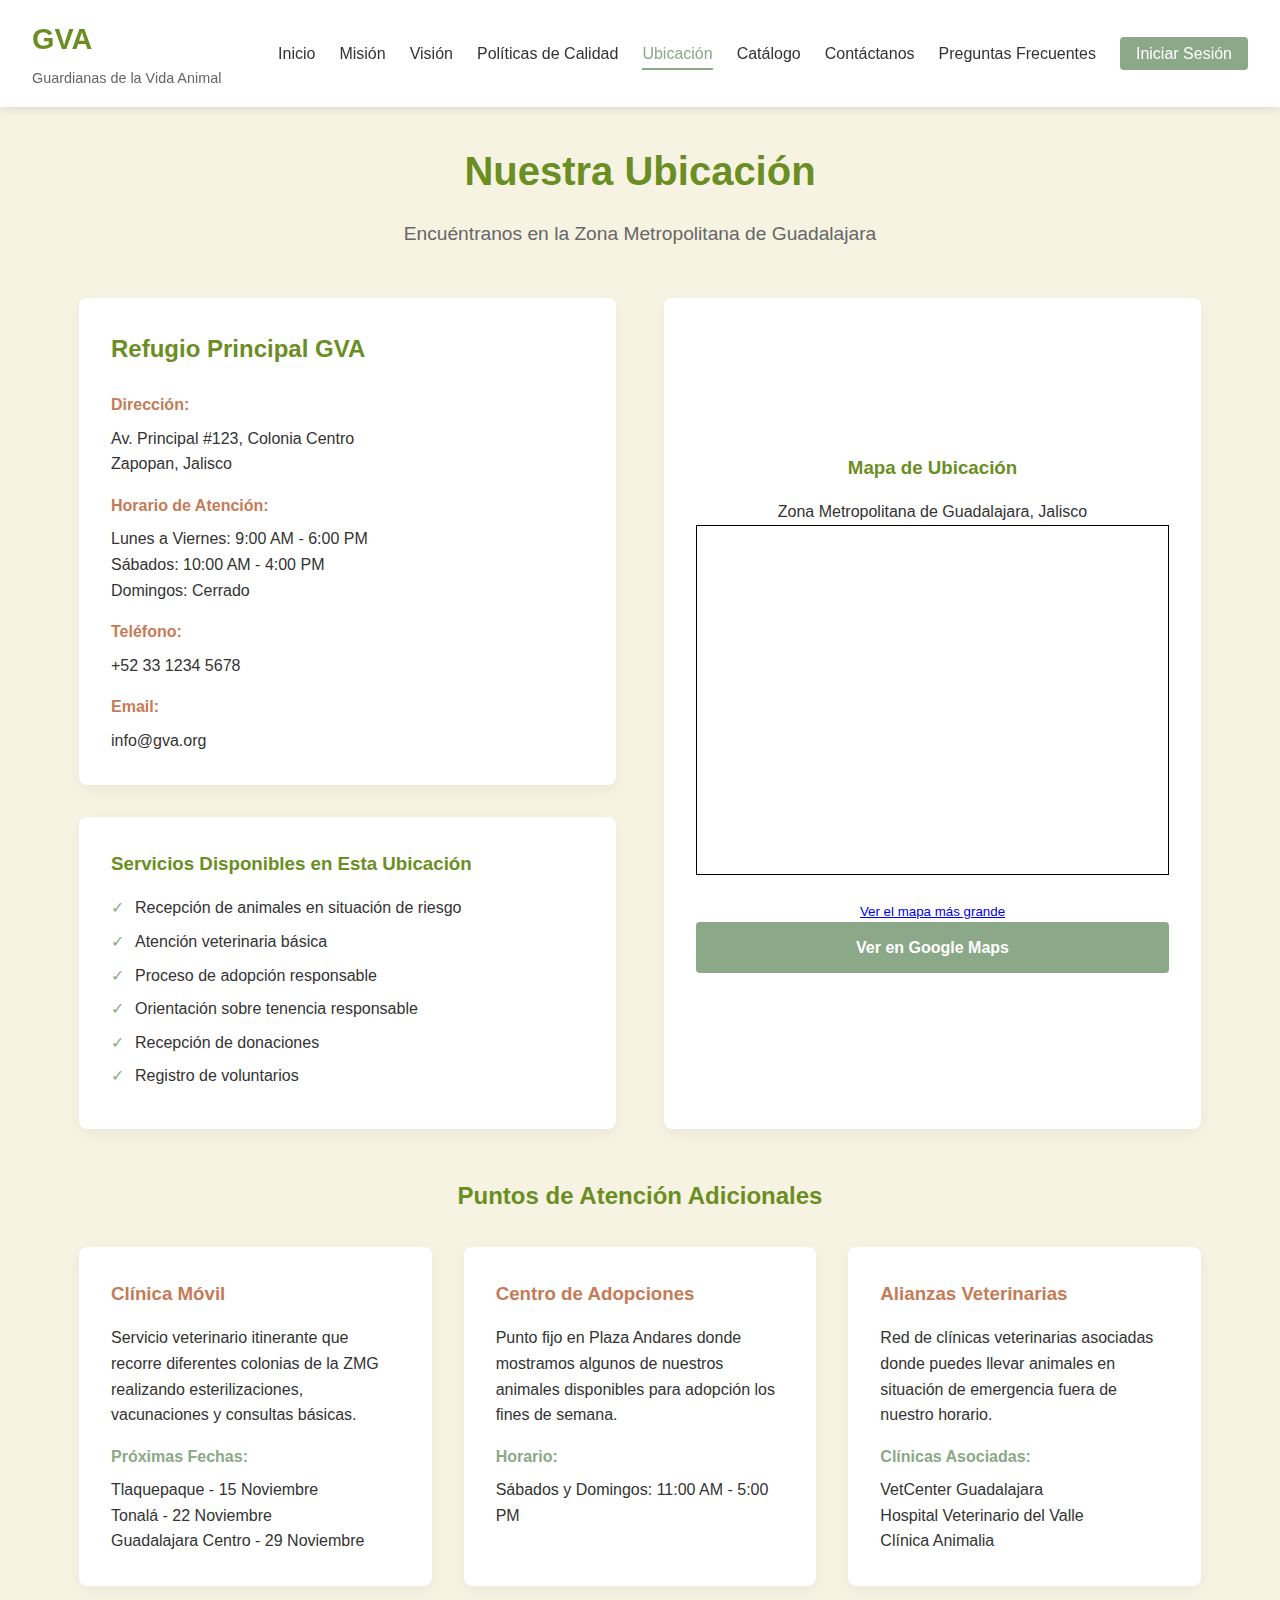
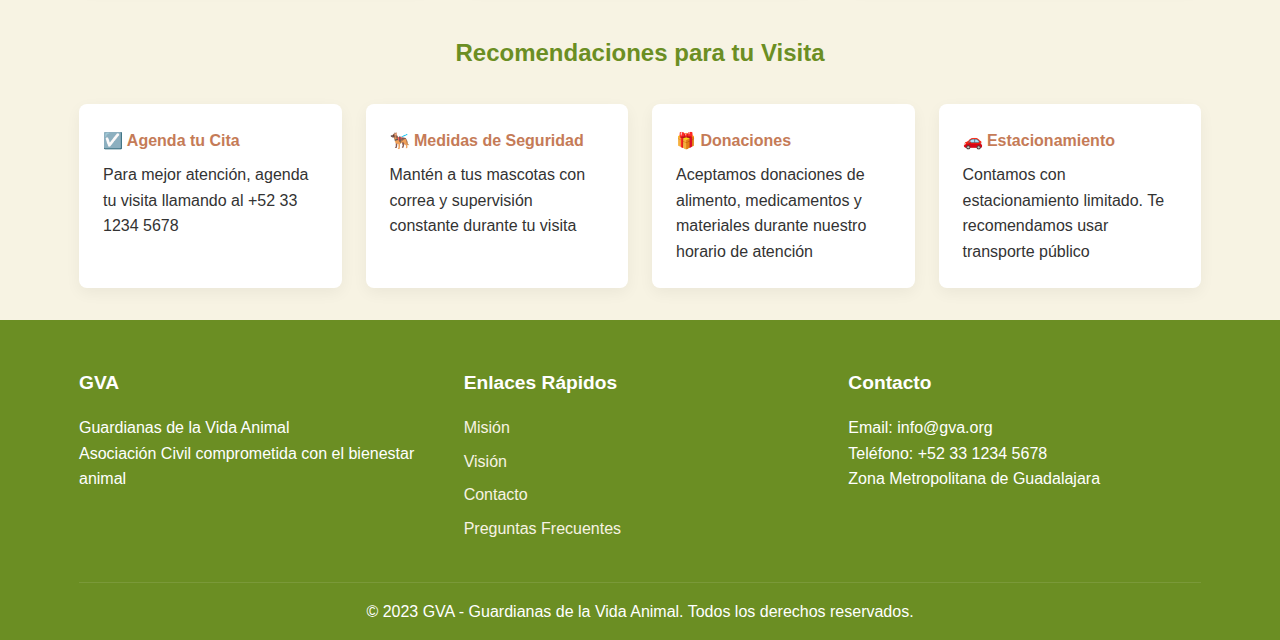
<file: ubicacion.html>
<!DOCTYPE html>
<html lang="es">
<head>
    <meta charset="UTF-8">
    <meta name="viewport" content="width=device-width, initial-scale=1.0">
    <title>Ubicación - GVA</title>
    <link rel="stylesheet" href="styles.css">
</head>
<body>
    <header>
        <nav class="navbar">
            <div class="nav-container">
                <div class="logo">
                    <a href="index.html">
                        <h1>GVA</h1>
                        <span>Guardianas de la Vida Animal</span>
                    </a>
                </div>
                <ul class="nav-menu">
                    <li><a href="index.html">Inicio</a></li>
                    <li><a href="mision.html">Misión</a></li>
                    <li><a href="vision.html">Visión</a></li>
                    <li><a href="politicas.html">Políticas de Calidad</a></li>
                    <li><a href="ubicacion.html" class="active">Ubicación</a></li>
                    <li><a href="catalogo.html">Catálogo</a></li>
                    <li><a href="contacto.html">Contáctanos</a></li>
                    <li><a href="faq.html">Preguntas Frecuentes</a></li>
                    <li><a href="login.html" class="login-btn">Iniciar Sesión</a></li>
                </ul>
                <div class="hamburger">
                    <span></span>
                    <span></span>
                    <span></span>
                </div>
            </div>
        </nav>
    </header>

    <main class="page-main">
        <div class="container">
            <div class="page-header">
                <h1>Nuestra Ubicación</h1>
                <p>Encuéntranos en la Zona Metropolitana de Guadalajara</p>
            </div>
            
            <section class="location-content">
                <div class="location-info">
                    <div class="address-card">
                        <h2>Refugio Principal GVA</h2>
                        <div class="address-details">
                            <div class="address-item">
                                <strong>Dirección:</strong>
                                <p>Av. Principal #123, Colonia Centro<br>Zapopan, Jalisco</p>
                            </div>
                            <div class="address-item">
                                <strong>Horario de Atención:</strong>
                                <p>Lunes a Viernes: 9:00 AM - 6:00 PM<br>Sábados: 10:00 AM - 4:00 PM<br>Domingos: Cerrado</p>
                            </div>
                            <div class="address-item">
                                <strong>Teléfono:</strong>
                                <p>+52 33 1234 5678</p>
                            </div>
                            <div class="address-item">
                                <strong>Email:</strong>
                                <p>info@gva.org</p>
                            </div>
                        </div>
                    </div>

                    <div class="services-available">
                        <h3>Servicios Disponibles en Esta Ubicación</h3>
                        <ul>
                            <li>Recepción de animales en situación de riesgo</li>
                            <li>Atención veterinaria básica</li>
                            <li>Proceso de adopción responsable</li>
                            <li>Orientación sobre tenencia responsable</li>
                            <li>Recepción de donaciones</li>
                            <li>Registro de voluntarios</li>
                        </ul>
                    </div>
                </div>

                <div class="location-map">
                    <div class="map-container">
                        <!-- Mapa de Google Maps embebido -->
                        <div class="map-placeholder">
                            <h3>Mapa de Ubicación</h3>
                            <p>Zona Metropolitana de Guadalajara, Jalisco</p>
                                <iframe width="auto" height="350" src="https://www.openstreetmap.org/export/embed.html?bbox=-103.68690490722658%2C20.481697826464835%2C-103.1609344482422%2C20.862019972785735&amp;layer=mapnik" style="border: 1px solid black"></iframe><br/><small><a href="https://www.openstreetmap.org/?#map=11/20.6720/-103.4239">Ver el mapa más grande</a></small>
                            <a href="https://maps.google.com" class="btn primary" target="_blank">Ver en Google Maps</a>
                        </div>
                    </div>
                </div>
            </section>

            <section class="additional-locations">
                <h2>Puntos de Atención Adicionales</h2>
                <div class="locations-grid">
                    <div class="location-point">
                        <h3>Clínica Móvil</h3>
                        <p>Servicio veterinario itinerante que recorre diferentes colonias de la ZMG realizando esterilizaciones, vacunaciones y consultas básicas.</p>
                        <div class="schedule">
                            <strong>Próximas Fechas:</strong>
                            <ul>
                                <li>Tlaquepaque - 15 Noviembre</li>
                                <li>Tonalá - 22 Noviembre</li>
                                <li>Guadalajara Centro - 29 Noviembre</li>
                            </ul>
                        </div>
                    </div>
                    
                    <div class="location-point">
                        <h3>Centro de Adopciones</h3>
                        <p>Punto fijo en Plaza Andares donde mostramos algunos de nuestros animales disponibles para adopción los fines de semana.</p>
                        <div class="schedule">
                            <strong>Horario:</strong>
                            <p>Sábados y Domingos: 11:00 AM - 5:00 PM</p>
                        </div>
                    </div>
                    
                    <div class="location-point">
                        <h3>Alianzas Veterinarias</h3>
                        <p>Red de clínicas veterinarias asociadas donde puedes llevar animales en situación de emergencia fuera de nuestro horario.</p>
                        <div class="schedule">
                            <strong>Clínicas Asociadas:</strong>
                            <ul>
                                <li>VetCenter Guadalajara</li>
                                <li>Hospital Veterinario del Valle</li>
                                <li>Clínica Animalia</li>
                            </ul>
                        </div>
                    </div>
                </div>
            </section>

            <section class="visit-guidelines">
                <h2>Recomendaciones para tu Visita</h2>
                <div class="guidelines-list">
                    <div class="guideline">
                        <h4>☑️ Agenda tu Cita</h4>
                        <p>Para mejor atención, agenda tu visita llamando al +52 33 1234 5678</p>
                    </div>
                    <div class="guideline">
                        <h4>🐕‍🦺 Medidas de Seguridad</h4>
                        <p>Mantén a tus mascotas con correa y supervisión constante durante tu visita</p>
                    </div>
                    <div class="guideline">
                        <h4>🎁 Donaciones</h4>
                        <p>Aceptamos donaciones de alimento, medicamentos y materiales durante nuestro horario de atención</p>
                    </div>
                    <div class="guideline">
                        <h4>🚗 Estacionamiento</h4>
                        <p>Contamos con estacionamiento limitado. Te recomendamos usar transporte público</p>
                    </div>
                </div>
            </section>
        </div>
    </main>

    <footer>
        <div class="container">
            <div class="footer-content">
                <div class="footer-section">
                    <h3>GVA</h3>
                    <p>Guardianas de la Vida Animal</p>
                    <p>Asociación Civil comprometida con el bienestar animal</p>
                </div>
                <div class="footer-section">
                    <h3>Enlaces Rápidos</h3>
                    <ul>
                        <li><a href="mision.html">Misión</a></li>
                        <li><a href="vision.html">Visión</a></li>
                        <li><a href="contacto.html">Contacto</a></li>
                        <li><a href="faq.html">Preguntas Frecuentes</a></li>
                    </ul>
                </div>
                <div class="footer-section">
                    <h3>Contacto</h3>
                    <p>Email: info@gva.org</p>
                    <p>Teléfono: +52 33 1234 5678</p>
                    <p>Zona Metropolitana de Guadalajara</p>
                </div>
            </div>
            <div class="footer-bottom">
                <p>&copy; 2023 GVA - Guardianas de la Vida Animal. Todos los derechos reservados.</p>
            </div>
        </div>
    </footer>

    <script src="script.js"></script>
</body>
</html>
</file>
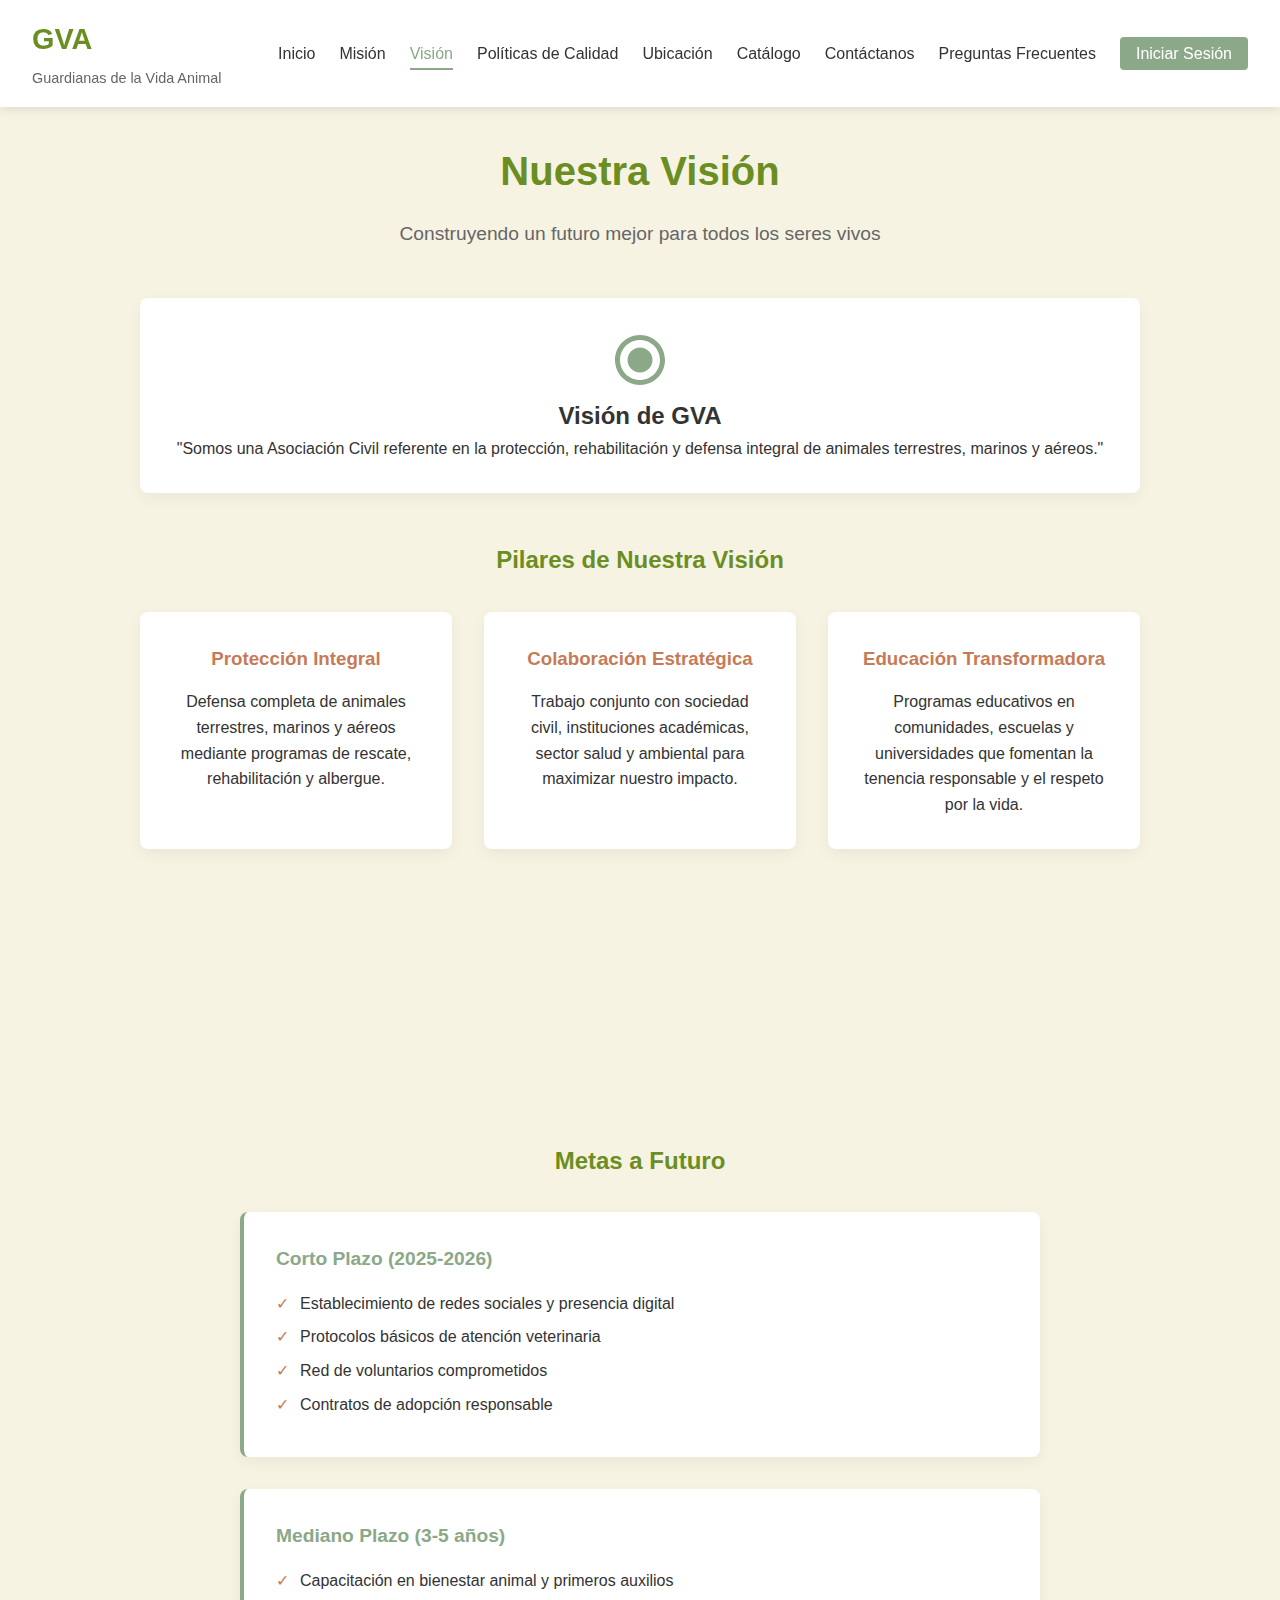
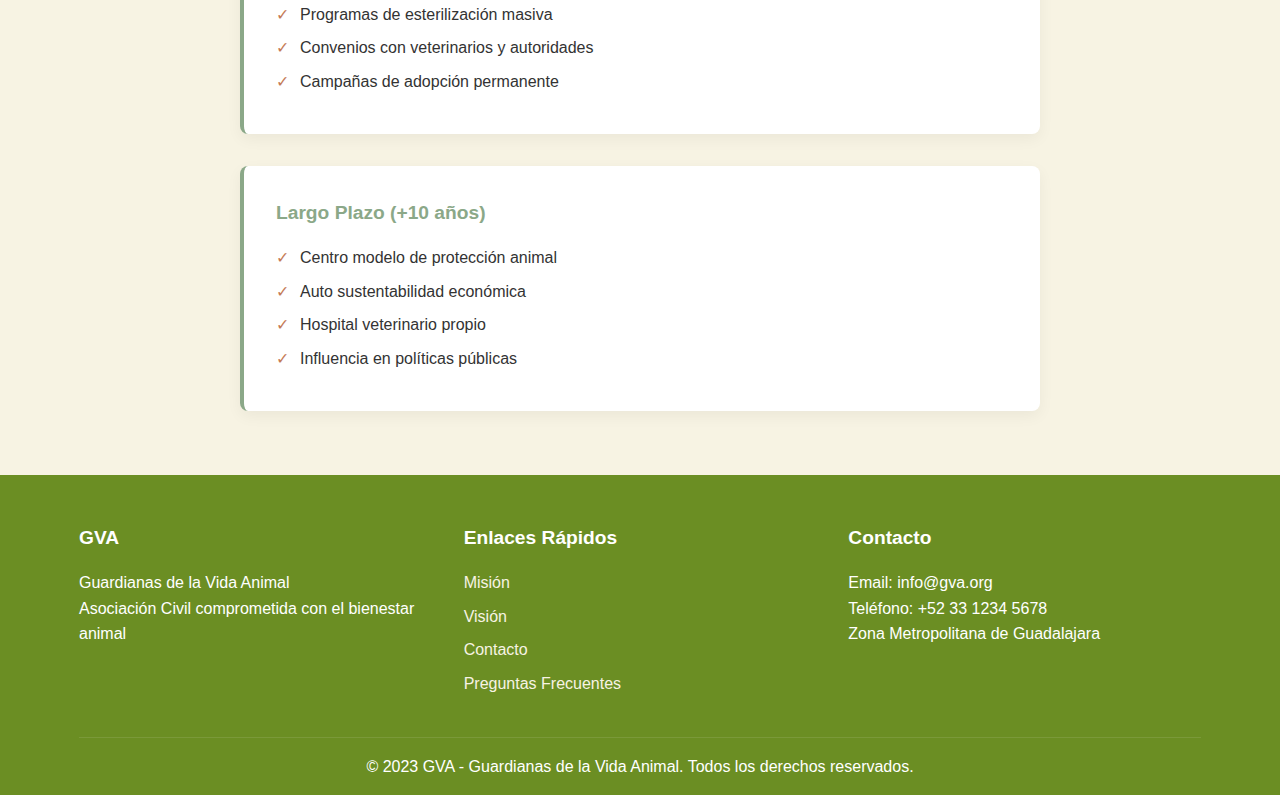
<file: vision.html>
<!DOCTYPE html>
<html lang="es">
<head>
    <meta charset="UTF-8">
    <meta name="viewport" content="width=device-width, initial-scale=1.0">
    <title>Visión - GVA</title>
    <link rel="stylesheet" href="styles.css">
</head>
<body>
    <header>
        <nav class="navbar">
            <div class="nav-container">
                <div class="logo">
                    <a href="index.html">
                        <h1>GVA</h1>
                        <span>Guardianas de la Vida Animal</span>
                    </a>
                </div>
                <ul class="nav-menu">
                    <li><a href="index.html">Inicio</a></li>
                    <li><a href="mision.html">Misión</a></li>
                    <li><a href="vision.html" class="active">Visión</a></li>
                    <li><a href="politicas.html">Políticas de Calidad</a></li>
                    <li><a href="ubicacion.html">Ubicación</a></li>
                    <li><a href="catalogo.html">Catálogo</a></li>
                    <li><a href="contacto.html">Contáctanos</a></li>
                    <li><a href="faq.html">Preguntas Frecuentes</a></li>
                    <li><a href="login.html" class="login-btn">Iniciar Sesión</a></li>
                </ul>
                <div class="hamburger">
                    <span></span>
                    <span></span>
                    <span></span>
                </div>
            </div>
        </nav>
    </header>

    <main class="page-main">
        <div class="container">
            <div class="page-header">
                <h1>Nuestra Visión</h1>
                <p>Construyendo un futuro mejor para todos los seres vivos</p>
            </div>
            
            <section class="vision-content">
                <div class="vision-statement">
                    <div class="vision-icon">
                        <svg width="60" height="60" viewBox="0 0 24 24" fill="none" xmlns="http://www.w3.org/2000/svg">
                            <path d="M12 2C6.48 2 2 6.48 2 12C2 17.52 6.48 22 12 22C17.52 22 22 17.52 22 12C22 6.48 17.52 2 12 2ZM12 20C7.59 20 4 16.41 4 12C4 7.59 7.59 4 12 4C16.41 4 20 7.59 20 12C20 16.41 16.41 20 12 20Z" fill="var(--primary-green)"/>
                            <path d="M12 17C14.7614 17 17 14.7614 17 12C17 9.23858 14.7614 7 12 7C9.23858 7 7 9.23858 7 12C7 14.7614 9.23858 17 12 17Z" fill="var(--primary-green)"/>
                        </svg>
                    </div>
                    <h2>Visión de GVA</h2>
                    <blockquote>
                        "Somos una Asociación Civil referente en la protección, rehabilitación y defensa integral de animales terrestres, marinos y aéreos."
                    </blockquote>
                </div>

                <div class="vision-pillars">
                    <h2>Pilares de Nuestra Visión</h2>
                    <div class="pillars-grid">
                        <div class="pillar-card">
                            <h3>Protección Integral</h3>
                            <p>Defensa completa de animales terrestres, marinos y aéreos mediante programas de rescate, rehabilitación y albergue.</p>
                        </div>
                        
                        <div class="pillar-card">
                            <h3>Colaboración Estratégica</h3>
                            <p>Trabajo conjunto con sociedad civil, instituciones académicas, sector salud y ambiental para maximizar nuestro impacto.</p>
                        </div>
                        
                        <div class="pillar-card">
                            <h3>Educación Transformadora</h3>
                            <p>Programas educativos en comunidades, escuelas y universidades que fomentan la tenencia responsable y el respeto por la vida.</p>
                        </div>
                        
                        <div class="pillar-card">
                            <h3>Innovación en Bienestar</h3>
                            <p>Formación de perros de apoyo emocional y de terapia, uniendo compasión, ciencia y acción para transformar vidas.</p>
                        </div>
                    </div>
                </div>

                <div class="future-goals">
                    <h2>Metas a Futuro</h2>
                    <div class="goals-timeline">
                        <div class="timeline-item">
                            <div class="timeline-year">Corto Plazo (2025-2026)</div>
                            <ul>
                                <li>Establecimiento de redes sociales y presencia digital</li>
                                <li>Protocolos básicos de atención veterinaria</li>
                                <li>Red de voluntarios comprometidos</li>
                                <li>Contratos de adopción responsable</li>
                            </ul>
                        </div>
                        
                        <div class="timeline-item">
                            <div class="timeline-year">Mediano Plazo (3-5 años)</div>
                            <ul>
                                <li>Capacitación en bienestar animal y primeros auxilios</li>
                                <li>Programas de esterilización masiva</li>
                                <li>Convenios con veterinarios y autoridades</li>
                                <li>Campañas de adopción permanente</li>
                            </ul>
                        </div>
                        
                        <div class="timeline-item">
                            <div class="timeline-year">Largo Plazo (+10 años)</div>
                            <ul>
                                <li>Centro modelo de protección animal</li>
                                <li>Auto sustentabilidad económica</li>
                                <li>Hospital veterinario propio</li>
                                <li>Influencia en políticas públicas</li>
                            </ul>
                        </div>
                    </div>
                </div>
            </section>
        </div>
    </main>

    <footer>
        <div class="container">
            <div class="footer-content">
                <div class="footer-section">
                    <h3>GVA</h3>
                    <p>Guardianas de la Vida Animal</p>
                    <p>Asociación Civil comprometida con el bienestar animal</p>
                </div>
                <div class="footer-section">
                    <h3>Enlaces Rápidos</h3>
                    <ul>
                        <li><a href="mision.html">Misión</a></li>
                        <li><a href="vision.html">Visión</a></li>
                        <li><a href="contacto.html">Contacto</a></li>
                        <li><a href="faq.html">Preguntas Frecuentes</a></li>
                    </ul>
                </div>
                <div class="footer-section">
                    <h3>Contacto</h3>
                    <p>Email: info@gva.org</p>
                    <p>Teléfono: +52 33 1234 5678</p>
                    <p>Zona Metropolitana de Guadalajara</p>
                </div>
            </div>
            <div class="footer-bottom">
                <p>&copy; 2023 GVA - Guardianas de la Vida Animal. Todos los derechos reservados.</p>
            </div>
        </div>
    </footer>

    <script src="script.js"></script>
</body>
</html>
</file>
<file: styles.css>
/* Variables de colores basadas en la paleta de GVA */
:root {
    --primary-green: #8BA888; /* Verde suave */
    --terracotta: #C57B57; /* Terracota/Marrón cálido */
    --soft-orange: #F4A261; /* Naranja suave */
    --cream: #F7F3E3; /* Crema/Beige */
    --olive-green: #6B8E23; /* Verde oliva */
    --dark-text: #333333;
    --light-text: #666666;
    --white: #FFFFFF;
    --light-gray: #F5F5F5;
}

/* Reset y estilos base */
* {
    margin: 0;
    padding: 0;
    box-sizing: border-box;
}

body {
    font-family: 'Segoe UI', Tahoma, Geneva, Verdana, sans-serif;
    line-height: 1.6;
    color: var(--dark-text);
    background-color: var(--cream);
}

.container {
    width: 90%;
    max-width: 1200px;
    margin: 0 auto;
    padding: 0 15px;
}

/* Navegación */
.navbar {
    background-color: var(--white);
    box-shadow: 0 2px 10px rgba(0, 0, 0, 0.1);
    position: sticky;
    top: 0;
    z-index: 1000;
}

.nav-container {
    display: flex;
    justify-content: space-between;
    align-items: center;
    padding: 1rem 0;
    margin: 0 2rem ;
}

.logo h1 {
    color: var(--olive-green);
    font-size: 1.8rem;
    margin-bottom: 0.2rem;
}

.logo span {
    color: var(--light-text);
    font-size: 0.9rem;
}

.logo a {
    text-decoration: none;
    color: inherit;
}

.nav-menu {
    display: flex;
    list-style: none;
    align-items: center;
}

.nav-menu li {
    margin-left: 1.5rem;
}

.nav-menu a {
    text-decoration: none;
    color: var(--dark-text);
    font-weight: 500;
    transition: color 0.3s;
    padding: 0.5rem 0;
    position: relative;
}

.nav-menu a:hover {
    color: var(--primary-green);
}

.nav-menu a.active {
    color: var(--primary-green);
}

.nav-menu a.active::after {
    content: '';
    position: absolute;
    bottom: 0;
    left: 0;
    width: 100%;
    height: 2px;
    background-color: var(--primary-green);
}

.login-btn {
    background-color: var(--primary-green);
    color: var(--white) !important;
    padding: 0.5rem 1rem !important;
    border-radius: 4px;
}

.login-btn:hover {
    background-color: var(--olive-green);
}

.hamburger {
    display: none;
    flex-direction: column;
    cursor: pointer;
}

.hamburger span {
    width: 25px;
    height: 3px;
    background-color: var(--dark-text);
    margin: 3px 0;
    transition: 0.3s;
}

/* Hero Section */
.hero {
    display: flex;
    align-items: center;
    padding: 4rem 0;
    background-color: var(--white);
}

.hero-content {
    flex: 1;
    padding-right: 2rem;
    margin: 2rem;
}

.hero-content h2 {
    font-size: 2.5rem;
    margin-bottom: 1rem;
    color: var(--olive-green);
}

.hero-content p {
    font-size: 1.1rem;
    margin-bottom: 2rem;
    color: var(--light-text);
}

.hero-buttons {
    display: flex;
    gap: 1rem;
}

.hero-image {
    flex: 1;
    text-align: center;
}

.hero-image img {
    max-width: 50%;
    border-radius: 8px;
    box-shadow: 0 5px 15px rgba(0, 0, 0, 0.1);
}

/* Botones */
.btn {
    display: inline-block;
    padding: 0.8rem 1.5rem;
    border-radius: 4px;
    text-decoration: none;
    font-weight: 600;
    transition: all 0.3s;
    border: none;
    cursor: pointer;
    text-align: center;
}

.btn.primary {
    background-color: var(--primary-green);
    color: var(--white);
}

.btn.primary:hover {
    background-color: var(--olive-green);
}

.btn.secondary {
    background-color: transparent;
    color: var(--primary-green);
    border: 2px solid var(--primary-green);
}

.btn.secondary:hover {
    background-color: var(--primary-green);
    color: var(--white);
}

.btn.full-width {
    width: 100%;
}

/* Features Section */
.features {
    padding: 4rem 0;
    background-color: var(--light-gray);
}

.features h2 {
    text-align: center;
    margin-bottom: 3rem;
    color: var(--olive-green);
}

.features-grid {
    display: grid;
    grid-template-columns: repeat(auto-fit, minmax(250px, 1fr));
    gap: 2rem;
}

.feature-card {
    background-color: var(--white);
    padding: 2rem;
    border-radius: 8px;
    box-shadow: 0 5px 15px rgba(0, 0, 0, 0.05);
    text-align: center;
    transition: transform 0.3s;
}

.feature-card:hover {
    transform: translateY(-5px);
}

.feature-card h3 {
    color: var(--terracotta);
    margin-bottom: 1rem;
}

/* CTA Section */
.cta {
    padding: 4rem 0;
    text-align: center;
    background-color: var(--primary-green);
    color: var(--white);
}

.cta h2 {
    margin-bottom: 1rem;
}

.cta p {
    margin-bottom: 2rem;
    font-size: 1.1rem;
}

.cta .btn {
    background-color: var(--white);
    color: var(--primary-green);
}

.cta .btn:hover {
    background-color: var(--cream);
}

/* Footer */
footer {
    background-color: var(--olive-green);
    color: var(--white);
    padding: 3rem 0 1rem;
}

.footer-content {
    display: grid;
    grid-template-columns: repeat(auto-fit, minmax(250px, 1fr));
    gap: 2rem;
    margin-bottom: 2rem;
}

.footer-section h3 {
    margin-bottom: 1rem;
    font-size: 1.2rem;
}

.footer-section ul {
    list-style: none;
}

.footer-section ul li {
    margin-bottom: 0.5rem;
}

.footer-section a {
    color: var(--cream);
    text-decoration: none;
    transition: color 0.3s;
}

.footer-section a:hover {
    color: var(--soft-orange);
}

.footer-bottom {
    text-align: center;
    padding-top: 1rem;
    border-top: 1px solid rgba(255, 255, 255, 0.1);
}

/* Página de Login */
.login-main {
    padding: 4rem 0;
    min-height: calc(100vh - 200px);
    display: flex;
    align-items: center;
}

.login-container {
    display: grid;
    grid-template-columns: 1fr 1fr;
    gap: 3rem;
    background-color: var(--white);
    border-radius: 8px;
    box-shadow: 0 5px 15px rgba(0, 0, 0, 0.1);
    overflow: hidden;
}

.login-form {
    padding: 3rem;
}

.login-form h2 {
    margin-bottom: 2rem;
    color: var(--olive-green);
    text-align: center;
}

.form-group {
    margin-bottom: 1.5rem;
}

.form-group label {
    display: block;
    margin-bottom: 0.5rem;
    font-weight: 500;
}

.form-group input {
    width: 100%;
    padding: 0.8rem;
    border: 1px solid #ddd;
    border-radius: 4px;
    font-size: 1rem;
}

.form-group input:focus {
    outline: none;
    border-color: var(--primary-green);
}

.form-options {
    display: flex;
    justify-content: space-between;
    align-items: center;
    margin-bottom: 1.5rem;
}

.checkbox {
    display: flex;
    align-items: center;
    cursor: pointer;
}

.checkbox input {
    margin-right: 0.5rem;
}

.forgot-password {
    color: var(--primary-green);
    text-decoration: none;
}

.forgot-password:hover {
    text-decoration: underline;
}

.login-footer {
    margin-top: 1.5rem;
    text-align: center;
}

.login-footer a {
    color: var(--primary-green);
    text-decoration: none;
}

.login-footer a:hover {
    text-decoration: underline;
}

.login-info {
    background-color: var(--primary-green);
    color: var(--white);
    padding: 3rem;
    display: flex;
    flex-direction: column;
    justify-content: center;
}

.login-info h3 {
    margin-bottom: 1.5rem;
}

.login-info ul {
    margin-top: 1.5rem;
    list-style-type: none;
}

.login-info ul li {
    margin-bottom: 0.8rem;
    position: relative;
    padding-left: 1.5rem;
}

.login-info ul li::before {
    content: '✓';
    position: absolute;
    left: 0;
    color: var(--soft-orange);
}

/* Responsive */
@media (max-width: 768px) {
    .nav-menu {
        position: fixed;
        left: -100%;
        top: 70px;
        flex-direction: column;
        background-color: var(--white);
        width: 100%;
        text-align: center;
        transition: 0.3s;
        box-shadow: 0 10px 27px rgba(0, 0, 0, 0.05);
        padding: 2rem 0;
    }

    .nav-menu.active {
        left: 0;
    }

    .nav-menu li {
        margin: 1rem 0;
    }

    .hamburger {
        display: flex;
    }

    .hamburger.active span:nth-child(2) {
        opacity: 0;
    }

    .hamburger.active span:nth-child(1) {
        transform: translateY(8px) rotate(45deg);
    }

    .hamburger.active span:nth-child(3) {
        transform: translateY(-8px) rotate(-45deg);
    }

    .hero {
        flex-direction: column;
        text-align: center;
    }

    .hero-content {
        padding-right: 0;
        margin-bottom: 2rem;
    }

    .hero-buttons {
        justify-content: center;
    }

    .login-container {
        grid-template-columns: 1fr;
    }
}

/* Añadir estos estilos al archivo styles.css existente */

/* Estilos para páginas internas */
.page-main {
    padding: 2rem 0;
    min-height: calc(100vh - 200px);
}

.page-header {
    text-align: center;
    margin-bottom: 3rem;
}

.page-header h1 {
    color: var(--olive-green);
    font-size: 2.5rem;
    margin-bottom: 1rem;
}

.page-header p {
    color: var(--light-text);
    font-size: 1.2rem;
}

/* Estilos específicos para Misión */
.mission-content {
    max-width: 800px;
    margin: 0 auto;
}

.mission-statement {
    text-align: center;
    margin-bottom: 3rem;
    padding: 2rem;
    background-color: var(--white);
    border-radius: 8px;
    box-shadow: 0 5px 15px rgba(0, 0, 0, 0.05);
}

.mission-icon {
    margin-bottom: 1rem;
}

.mision-image {
    width: 100%;

}

.mision-image img, .vision-image img{
    width: 50%;
    border-radius: 10px;
}

mission-statement h2 {
    color: var(--terracotta);
    margin-bottom: 1.5rem;
}

.mission-statement blockquote {
    font-size: 1.3rem;
    font-style: italic;
    color: var(--dark-text);
    border-left: 4px solid var(--primary-green);
    padding-left: 1.5rem;
    margin: 1.5rem 0;
    text-align: left;
}

.mission-details {
    display: grid;
    grid-template-columns: repeat(auto-fit, minmax(250px, 1fr));
    gap: 2rem;
    margin-bottom: 3rem;
}

.detail-card {
    background-color: var(--white);
    padding: 2rem;
    border-radius: 8px;
    box-shadow: 0 5px 15px rgba(0, 0, 0, 0.05);
    text-align: center;
}

.detail-card h3 {
    color: var(--terracotta);
    margin-bottom: 1rem;
}

.impact-section {
    text-align: center;
    padding: 3rem 0;
}

.impact-stats {
    display: grid;
    grid-template-columns: repeat(auto-fit, minmax(150px, 1fr));
    gap: 2rem;
    margin-top: 2rem;
}

.stat {
    background-color: var(--white);
    padding: 1.5rem;
    border-radius: 8px;
    box-shadow: 0 5px 15px rgba(0, 0, 0, 0.05);
}

.stat-number {
    display: block;
    font-size: 2.5rem;
    font-weight: bold;
    color: var(--primary-green);
    margin-bottom: 0.5rem;
}

.stat-label {
    color: var(--light-text);
    font-size: 0.9rem;
}

/* Estilos para Visión */
.vision-content {
    max-width: 1000px;
    margin: 0 auto;
}

.vision-statement {
    text-align: center;
    margin-bottom: 3rem;
    padding: 2rem;
    background-color: var(--white);
    border-radius: 8px;
    box-shadow: 0 5px 15px rgba(0, 0, 0, 0.05);
}

.vision-pillars {
    margin-bottom: 3rem;
}

.vision-pillars h2 {
    text-align: center;
    margin-bottom: 2rem;
    color: var(--olive-green);
}

.pillars-grid {
    display: grid;
    grid-template-columns: repeat(auto-fit, minmax(250px, 1fr));
    gap: 2rem;
}

.pillar-card {
    background-color: var(--white);
    padding: 2rem;
    border-radius: 8px;
    box-shadow: 0 5px 15px rgba(0, 0, 0, 0.05);
    text-align: center;
}

.pillar-card h3 {
    color: var(--terracotta);
    margin-bottom: 1rem;
}

.future-goals h2 {
    text-align: center;
    margin-bottom: 2rem;
    color: var(--olive-green);
}

.goals-timeline {
    max-width: 800px;
    margin: 0 auto;
}

.timeline-item {
    background-color: var(--white);
    padding: 2rem;
    margin-bottom: 2rem;
    border-radius: 8px;
    box-shadow: 0 5px 15px rgba(0, 0, 0, 0.05);
    border-left: 4px solid var(--primary-green);
}

.timeline-year {
    font-weight: bold;
    color: var(--primary-green);
    margin-bottom: 1rem;
    font-size: 1.2rem;
}

.timeline-item ul {
    list-style-type: none;
    padding-left: 0;
}

.timeline-item li {
    margin-bottom: 0.5rem;
    padding-left: 1.5rem;
    position: relative;
}

.timeline-item li::before {
    content: '✓';
    position: absolute;
    left: 0;
    color: var(--terracotta);
}

/* Estilos para Políticas de Calidad */
.policies-content {
    max-width: 1000px;
    margin: 0 auto;
}

.quality-intro {
    text-align: center;
    margin-bottom: 3rem;
    padding: 2rem;
    background-color: var(--white);
    border-radius: 8px;
    box-shadow: 0 5px 15px rgba(0, 0, 0, 0.05);
}

.quality-video {
    display: block;
    margin: 0 auto;
    width: 50%;
    height: auto;
    border-radius: 10px; /* opcional */
}

.policies-grid {
    display: grid;
    grid-template-columns: repeat(auto-fit, minmax(300px, 1fr));
    gap: 2rem;
    margin-bottom: 3rem;
}

.policy-card {
    background-color: var(--white);
    padding: 2rem;
    border-radius: 8px;
    box-shadow: 0 5px 15px rgba(0, 0, 0, 0.05);
    text-align: center;
    position: relative;
}

.policy-icon {
    width: 50px;
    height: 50px;
    background-color: var(--primary-green);
    color: var(--white);
    border-radius: 50%;
    display: flex;
    align-items: center;
    justify-content: center;
    font-size: 1.5rem;
    font-weight: bold;
    margin: 0 auto 1rem;
}

.policy-card h3 {
    color: var(--terracotta);
    margin-bottom: 1rem;
}

.quality-standards {
    margin-bottom: 3rem;
}

.quality-standards h2 {
    text-align: center;
    margin-bottom: 2rem;
    color: var(--olive-green);
}

.standards-list {
    display: grid;
    grid-template-columns: repeat(auto-fit, minmax(250px, 1fr));
    gap: 2rem;
}

.standard-item {
    background-color: var(--white);
    padding: 1.5rem;
    border-radius: 8px;
    box-shadow: 0 5px 15px rgba(0, 0, 0, 0.05);
}

.standard-item h4 {
    color: var(--terracotta);
    margin-bottom: 1rem;
}

.certification-section {
    background-color: var(--primary-green);
    color: var(--white);
    padding: 2rem;
    border-radius: 8px;
    margin-bottom: 2rem;
}

.certification-section h2 {
    margin-bottom: 1rem;
}

.certification-section ul {
    list-style-type: none;
    padding-left: 0;
}

.certification-section li {
    margin-bottom: 0.5rem;
    padding-left: 1.5rem;
    position: relative;
}

.certification-section li::before {
    content: '✓';
    position: absolute;
    left: 0;
    color: var(--soft-orange);
}

/* Estilos para Ubicación */
.location-content {
    display: grid;
    grid-template-columns: 1fr 1fr;
    gap: 3rem;
    margin-bottom: 3rem;
}

.location-info {
    display: flex;
    flex-direction: column;
    gap: 2rem;
}

.address-card {
    background-color: var(--white);
    padding: 2rem;
    border-radius: 8px;
    box-shadow: 0 5px 15px rgba(0, 0, 0, 0.05);
}

.address-card h2 {
    color: var(--olive-green);
    margin-bottom: 1.5rem;
}

.address-details {
    display: flex;
    flex-direction: column;
    gap: 1rem;
}

.address-item strong {
    color: var(--terracotta);
    display: block;
    margin-bottom: 0.5rem;
}

.services-available {
    background-color: var(--white);
    padding: 2rem;
    border-radius: 8px;
    box-shadow: 0 5px 15px rgba(0, 0, 0, 0.05);
}

.services-available h3 {
    color: var(--olive-green);
    margin-bottom: 1rem;
}

.services-available ul {
    list-style-type: none;
    padding-left: 0;
}

.services-available li {
    margin-bottom: 0.5rem;
    padding-left: 1.5rem;
    position: relative;
}

.services-available li::before {
    content: '✓';
    position: absolute;
    left: 0;
    color: var(--primary-green);
}

.location-map {
    background-color: var(--white);
    padding: 2rem;
    border-radius: 8px;
    box-shadow: 0 5px 15px rgba(0, 0, 0, 0.05);
}

.map-container {
    height: 100%;
    display: flex;
    flex-direction: column;
}

.map-placeholder {
    text-align: center;
    flex: 1;
    display: flex;
    flex-direction: column;
    justify-content: center;
}

.map-placeholder h3 {
    color: var(--olive-green);
    margin-bottom: 1rem;
}

.map-image {
    margin: 1.5rem 0;
}

.map-image img {
    width: 100%;
    border-radius: 8px;
}

.additional-locations {
    margin-bottom: 3rem;
}

.additional-locations h2 {
    text-align: center;
    margin-bottom: 2rem;
    color: var(--olive-green);
}

.locations-grid {
    display: grid;
    grid-template-columns: repeat(auto-fit, minmax(300px, 1fr));
    gap: 2rem;
}

.location-point {
    background-color: var(--white);
    padding: 2rem;
    border-radius: 8px;
    box-shadow: 0 5px 15px rgba(0, 0, 0, 0.05);
}

.location-point h3 {
    color: var(--terracotta);
    margin-bottom: 1rem;
}

.schedule {
    margin-top: 1rem;
}

.schedule strong {
    color: var(--primary-green);
    display: block;
    margin-bottom: 0.5rem;
}

.schedule ul {
    list-style-type: none;
    padding-left: 0;
}

.visit-guidelines h2 {
    text-align: center;
    margin-bottom: 2rem;
    color: var(--olive-green);
}

.guidelines-list {
    display: grid;
    grid-template-columns: repeat(auto-fit, minmax(250px, 1fr));
    gap: 1.5rem;
}

.guideline {
    background-color: var(--white);
    padding: 1.5rem;
    border-radius: 8px;
    box-shadow: 0 5px 15px rgba(0, 0, 0, 0.05);
}

.guideline h4 {
    color: var(--terracotta);
    margin-bottom: 0.5rem;
}

/* Estilos para Catálogo */
.catalog-intro {
    text-align: center;
    margin-bottom: 3rem;
    padding: 2rem;
    background-color: var(--white);
    border-radius: 8px;
    box-shadow: 0 5px 15px rgba(0, 0, 0, 0.05);
}

.catalog-filters {
    margin-bottom: 2rem;
    text-align: center;
}

.filter-buttons {
    display: flex;
    justify-content: center;
    flex-wrap: wrap;
    gap: 1rem;
    margin-top: 1rem;
}

.filter-btn {
    padding: 0.5rem 1rem;
    border: 2px solid var(--primary-green);
    background-color: transparent;
    color: var(--primary-green);
    border-radius: 25px;
    cursor: pointer;
    transition: all 0.3s;
}

.filter-btn.active,
.filter-btn:hover {
    background-color: var(--primary-green);
    color: var(--white);
}

.services-grid {
    display: grid;
    grid-template-columns: repeat(auto-fill, minmax(350px, 1fr));
    gap: 2rem;
    margin-bottom: 3rem;
}

.service-card {
    background-color: var(--white);
    border-radius: 8px;
    box-shadow: 0 5px 15px rgba(0, 0, 0, 0.05);
    overflow: hidden;
    transition: transform 0.3s;
}

.service-card:hover {
    transform: translateY(-5px);
}

.service-image img {
    width: 100%;
    height: 200px;
    object-fit: cover;
}

.service-content {
    padding: 1.5rem;
}

.service-content h3 {
    color: var(--olive-green);
    margin-bottom: 1rem;
}

.service-description {
    color: var(--light-text);
    margin-bottom: 1rem;
}

.service-features {
    display: flex;
    flex-wrap: wrap;
    gap: 0.5rem;
    margin-bottom: 1rem;
}

.feature {
    background-color: var(--light-gray);
    padding: 0.3rem 0.8rem;
    border-radius: 15px;
    font-size: 0.8rem;
    color: var(--dark-text);
}

.service-price {
    margin-bottom: 1.5rem;
}

.price {
    display: block;
    font-size: 1.5rem;
    font-weight: bold;
    color: var(--terracotta);
}

.note {
    font-size: 0.8rem;
    color: var(--light-text);
}

.catalog-cta {
    background-color: var(--primary-green);
    color: var(--white);
    padding: 3rem;
    border-radius: 8px;
    text-align: center;
}

.catalog-cta h2 {
    margin-bottom: 1rem;
}

.catalog-cta p {
    margin-bottom: 2rem;
    font-size: 1.1rem;
}

.cta-buttons {
    display: flex;
    justify-content: center;
    gap: 1rem;
    flex-wrap: wrap;
}

/* Estilos para Contacto */
.contact-content {
    display: grid;
    grid-template-columns: 1fr 1fr;
    gap: 3rem;
    margin-bottom: 3rem;
}

.contact-info h2 {
    color: var(--olive-green);
    margin-bottom: 2rem;
}

.contact-methods {
    display: flex;
    flex-direction: column;
    gap: 2rem;
    margin-bottom: 2rem;
}

.contact-method {
    display: flex;
    align-items: flex-start;
    gap: 1rem;
}

.method-icon {
    flex-shrink: 0;
    width: 50px;
    height: 50px;
    background-color: var(--light-gray);
    border-radius: 50%;
    display: flex;
    align-items: center;
    justify-content: center;
}

.method-details h3 {
    color: var(--terracotta);
    margin-bottom: 0.5rem;
}

.emergency-contact {
    background-color: #fff3cd;
    border: 1px solid #ffeaa7;
    padding: 1.5rem;
    border-radius: 8px;
    margin-top: 2rem;
}

.emergency-contact h3 {
    color: #e74c3c;
    margin-bottom: 1rem;
}

.emergency-number {
    display: flex;
    align-items: center;
    gap: 1rem;
    margin-top: 1rem;
}

.number {
    font-size: 1.5rem;
    font-weight: bold;
    color: #e74c3c;
}

.contact-form-container {
    background-color: var(--white);
    padding: 2rem;
    border-radius: 8px;
    box-shadow: 0 5px 15px rgba(0, 0, 0, 0.05);
}

.contact-form-container h2 {
    color: var(--olive-green);
    margin-bottom: 1.5rem;
}

.form-row {
    display: grid;
    grid-template-columns: 1fr 1fr;
    gap: 1rem;
}

.contact-form .form-group {
    margin-bottom: 1.5rem;
}

.contact-form label {
    display: block;
    margin-bottom: 0.5rem;
    font-weight: 500;
    color: var(--dark-text);
}

.contact-form input,
.contact-form select,
.contact-form textarea {
    width: 100%;
    padding: 0.8rem;
    border: 1px solid #ddd;
    border-radius: 4px;
    font-size: 1rem;
    font-family: inherit;
}

.contact-form input:focus,
.contact-form select:focus,
.contact-form textarea:focus {
    outline: none;
    border-color: var(--primary-green);
}

.quick-actions {
    margin-bottom: 3rem;
}

.quick-actions h2 {
    text-align: center;
    margin-bottom: 2rem;
    color: var(--olive-green);
}

.actions-grid {
    display: grid;
    grid-template-columns: repeat(auto-fit, minmax(250px, 1fr));
    gap: 2rem;
}

.action-card {
    background-color: var(--white);
    padding: 2rem;
    border-radius: 8px;
    box-shadow: 0 5px 15px rgba(0, 0, 0, 0.05);
    text-align: center;
}

.action-card h3 {
    color: var(--terracotta);
    margin-bottom: 1rem;
}

.action-card p {
    margin-bottom: 1.5rem;
    color: var(--light-text);
}

/* Estilos para FAQ */
.faq-content {
    max-width: 800px;
    margin: 0 auto;
}

.faq-search {
    position: relative;
    margin-bottom: 2rem;
}

.faq-search input {
    width: 100%;
    padding: 1rem 3rem 1rem 1rem;
    border: 2px solid #ddd;
    border-radius: 25px;
    font-size: 1rem;
}

.faq-search input:focus {
    outline: none;
    border-color: var(--primary-green);
}

.search-btn {
    position: absolute;
    right: 1rem;
    top: 50%;
    transform: translateY(-50%);
    background: none;
    border: none;
    color: var(--light-text);
    cursor: pointer;
}

.faq-categories {
    margin-bottom: 2rem;
    text-align: center;
}

.faq-categories h3 {
    margin-bottom: 1rem;
    color: var(--olive-green);
}

.category-buttons {
    display: flex;
    justify-content: center;
    flex-wrap: wrap;
    gap: 1rem;
}

.category-btn {
    padding: 0.5rem 1rem;
    border: 2px solid var(--primary-green);
    background-color: transparent;
    color: var(--primary-green);
    border-radius: 25px;
    cursor: pointer;
    transition: all 0.3s;
}

.category-btn.active,
.category-btn:hover {
    background-color: var(--primary-green);
    color: var(--white);
}

.faq-accordion {
    margin-bottom: 3rem;
}

.faq-item {
    background-color: var(--white);
    margin-bottom: 1rem;
    border-radius: 8px;
    box-shadow: 0 2px 10px rgba(0, 0, 0, 0.05);
    overflow: hidden;
}

.faq-question {
    padding: 1.5rem;
    cursor: pointer;
    display: flex;
    justify-content: space-between;
    align-items: center;
    background-color: var(--white);
    transition: background-color 0.3s;
}

.faq-question:hover {
    background-color: var(--light-gray);
}

.faq-question h3 {
    color: var(--olive-green);
    margin: 0;
    font-size: 1.1rem;
}

.faq-toggle {
    font-size: 1.5rem;
    font-weight: bold;
    color: var(--primary-green);
    transition: transform 0.3s;
}

.faq-answer {
    padding: 0 1.5rem;
    max-height: 0;
    overflow: hidden;
    transition: all 0.3s ease;
}

.faq-item.active .faq-answer {
    padding: 0 1.5rem 1.5rem;
    max-height: 1000px;
}

.faq-item.active .faq-toggle {
    transform: rotate(45deg);
}

.faq-answer p,
.faq-answer ul,
.faq-answer ol {
    margin-bottom: 1rem;
}

.faq-answer h4 {
    color: var(--terracotta);
    margin: 1.5rem 0 0.5rem;
}

.funds-distribution {
    margin: 1.5rem 0;
}

.fund-item {
    display: flex;
    justify-content: space-between;
    align-items: center;
    padding: 0.5rem 0;
    border-bottom: 1px solid #eee;
}

.fund-percentage {
    font-weight: bold;
    color: var(--primary-green);
}

.faq-cta {
    background-color: var(--primary-green);
    color: var(--white);
    padding: 3rem;
    border-radius: 8px;
    text-align: center;
}

.faq-cta h3 {
    margin-bottom: 1rem;
}

.faq-cta p {
    margin-bottom: 2rem;
    font-size: 1.1rem;
}

/* Responsive */
@media (max-width: 768px) {

    .quality-video {
        width: 100%;
        height: auto;
    }

    .location-content,
    .contact-content {
        grid-template-columns: 1fr;
    }
    
    .form-row {
        grid-template-columns: 1fr;
    }
    
    .services-grid {
        grid-template-columns: 1fr;
    }
    
    .impact-stats {
        grid-template-columns: repeat(2, 1fr);
    }
    
    .mission-details,
    .pillars-grid,
    .policies-grid,
    .standards-list,
    .locations-grid,
    .guidelines-list,
    .actions-grid {
        grid-template-columns: 1fr;
    }
    
    .filter-buttons,
    .category-buttons {
        justify-content: flex-start;
    }
}
</file>
